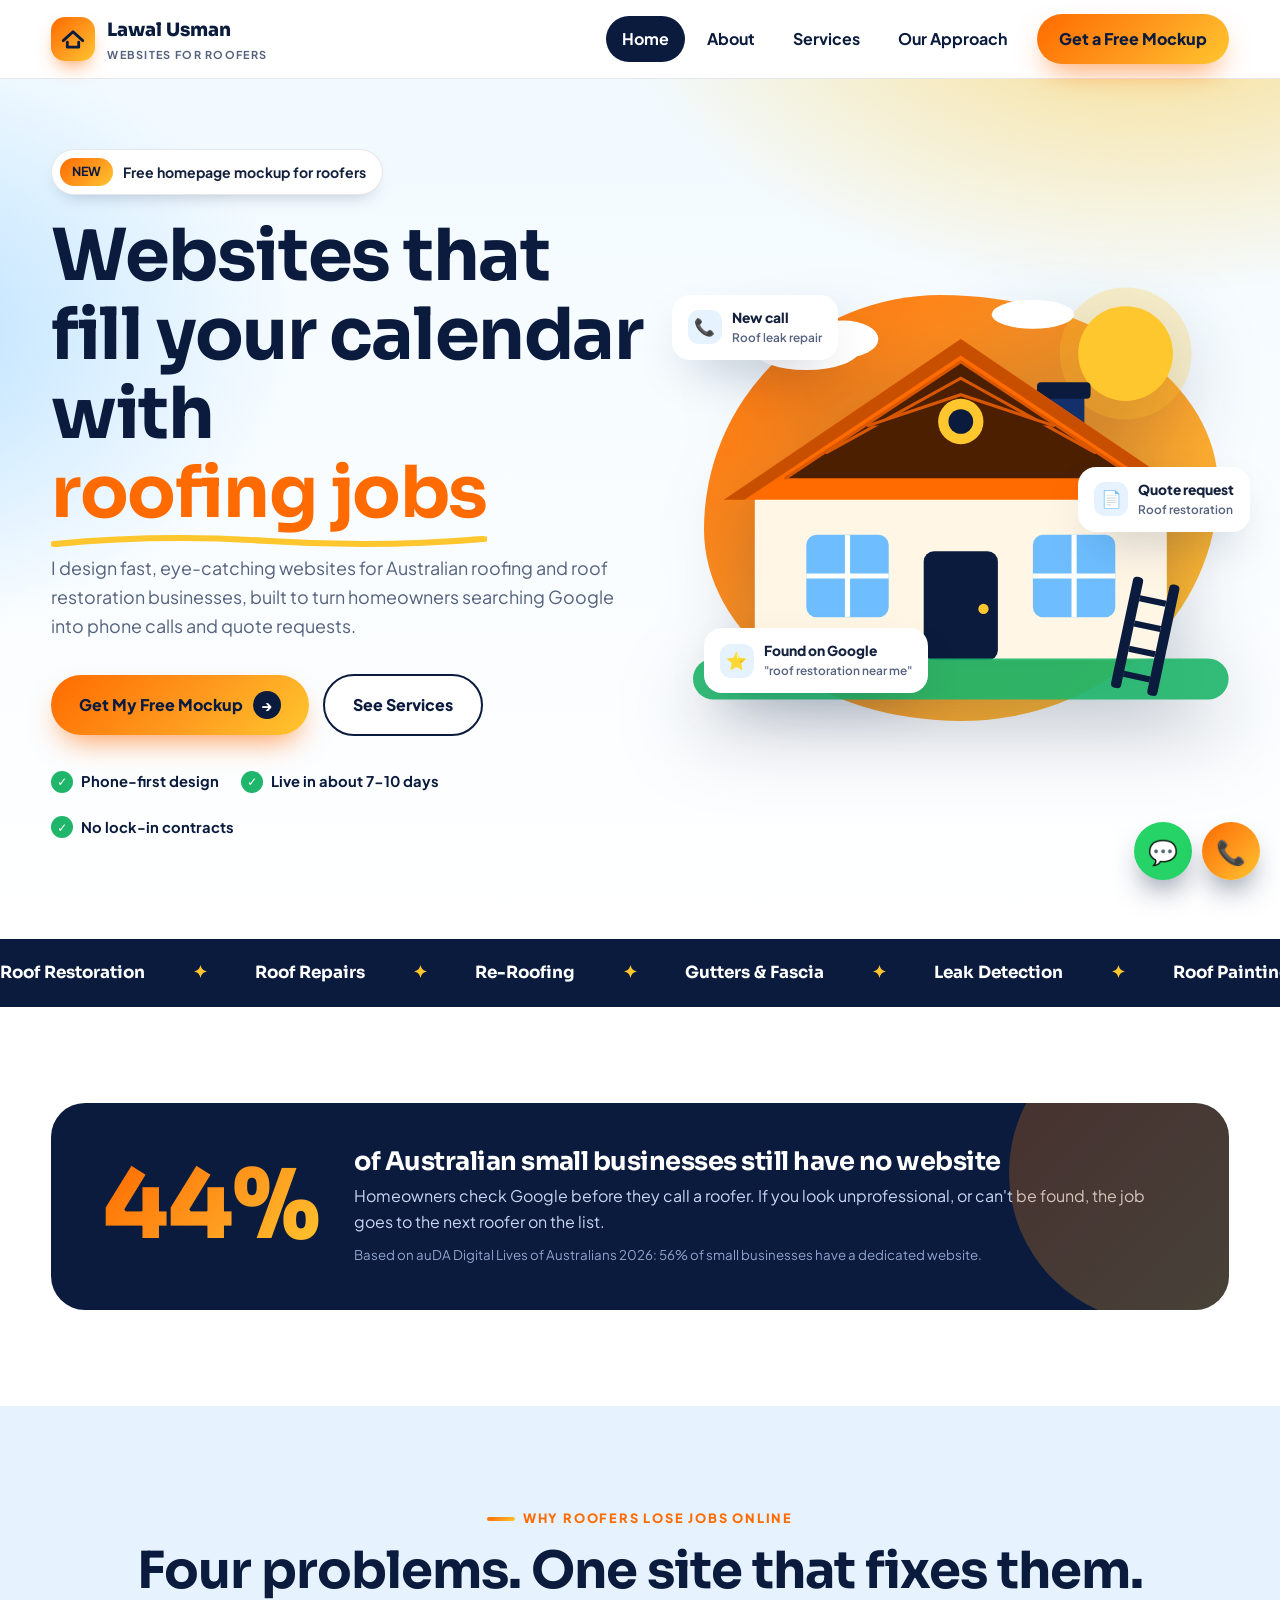
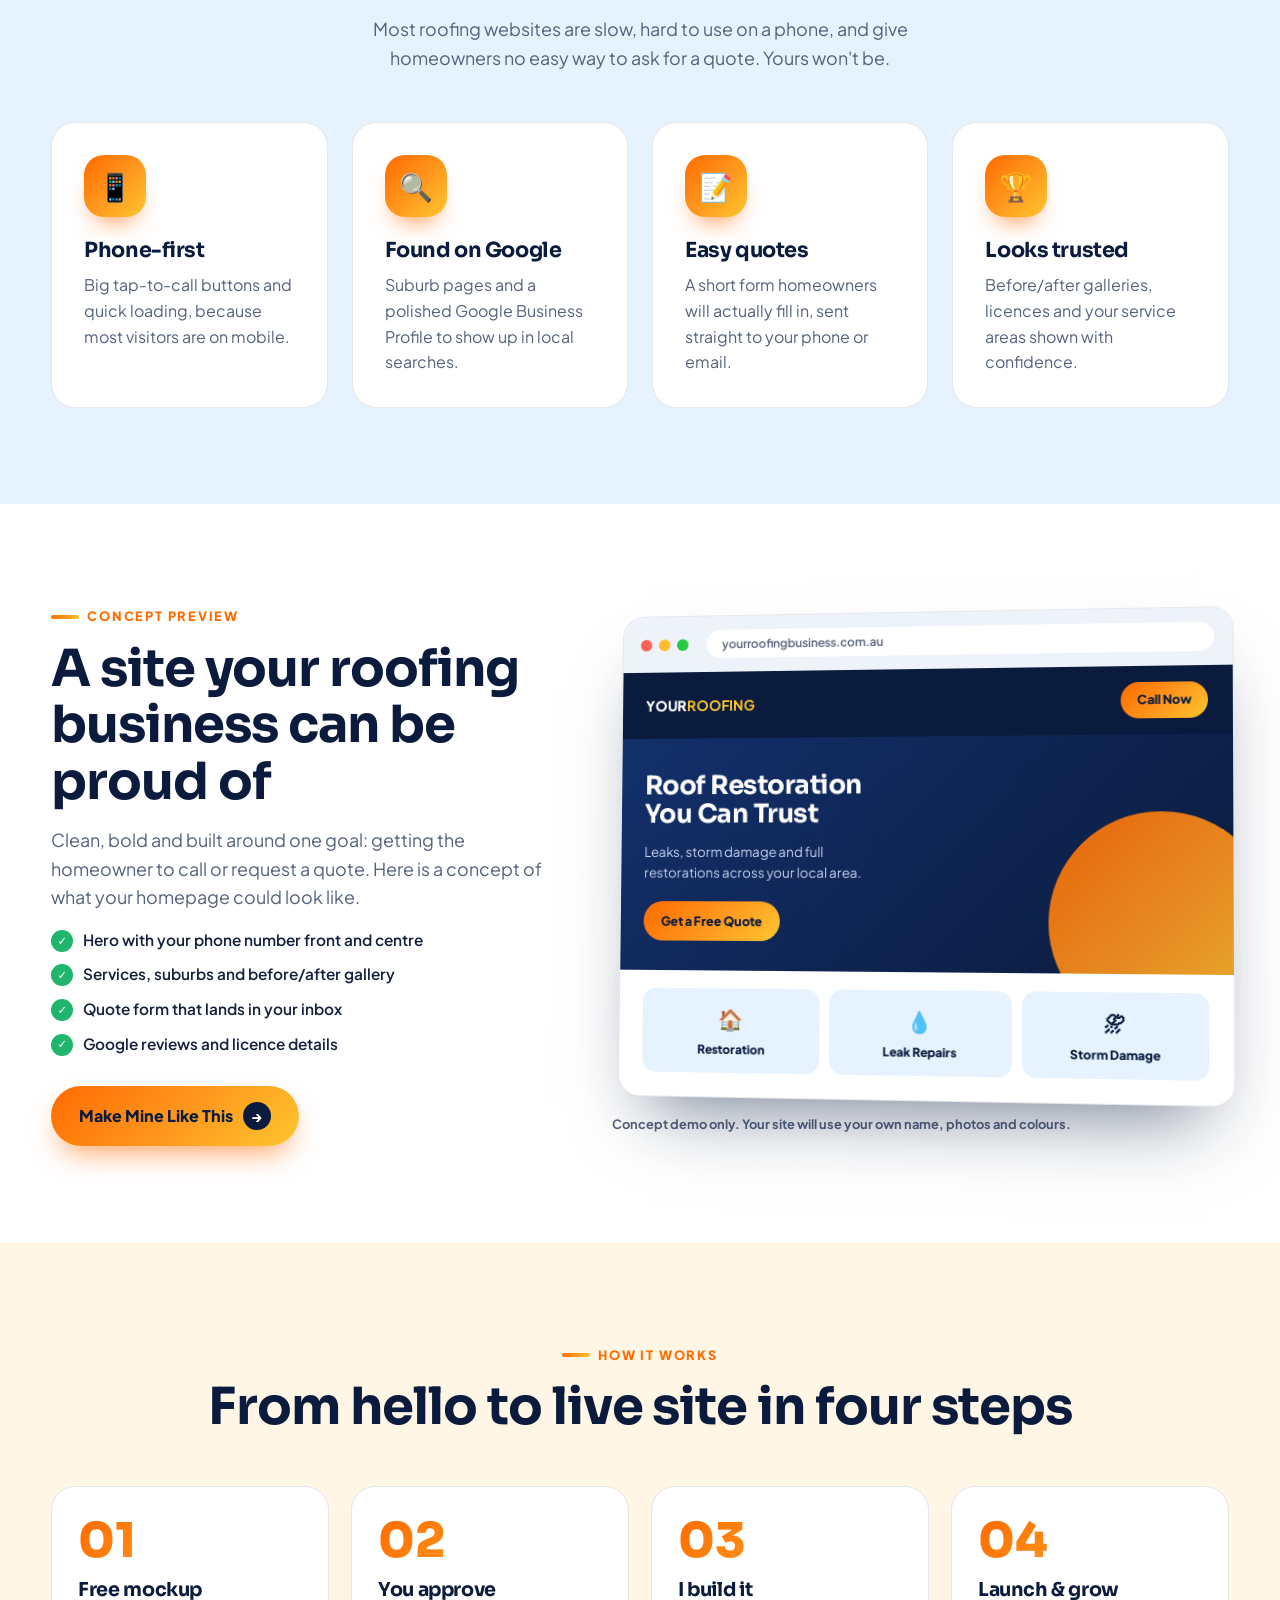
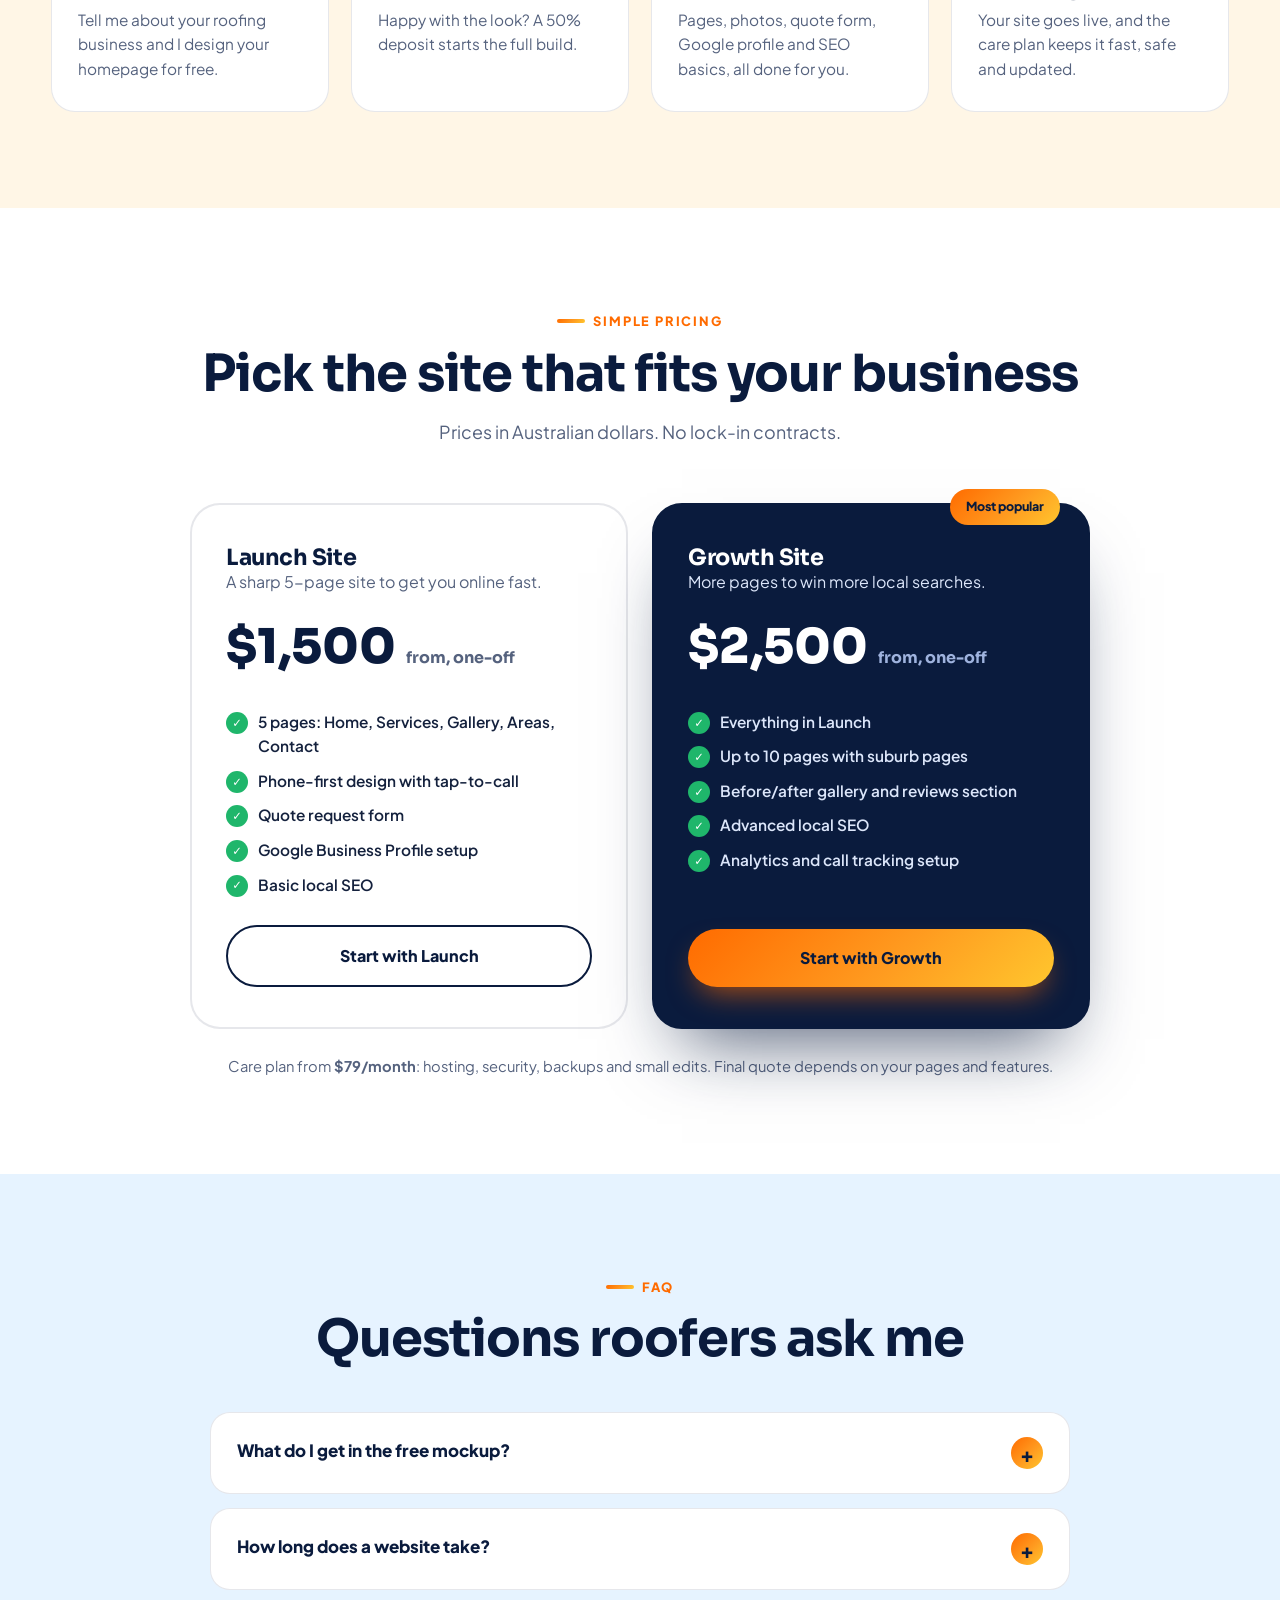
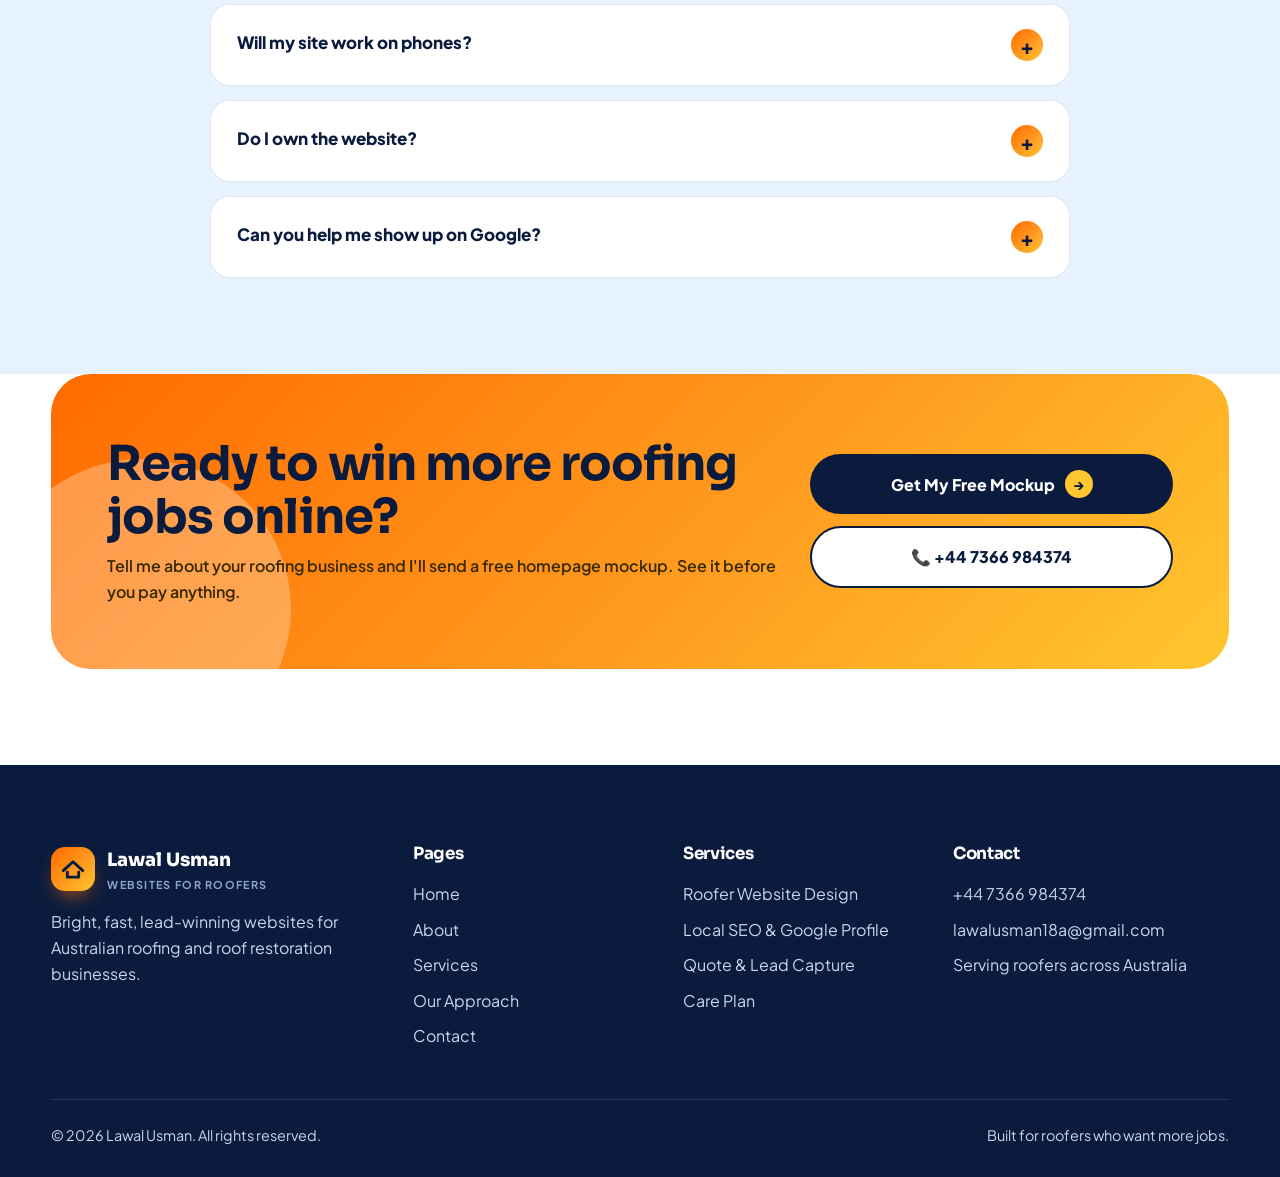
<file: index.html>
<!DOCTYPE html>
<html lang="en">
<head>
<meta charset="utf-8">
<meta name="viewport" content="width=device-width,initial-scale=1">
<title>Lawal Usman | Website Design for Roofers & Roof Restoration in Australia</title>
<meta name="description" content="Bright, fast websites that get Australian roofing and roof restoration businesses more quote requests. Free homepage mockup.">
<meta property="og:title" content="Lawal Usman | Website Design for Roofers & Roof Restoration in Australia">
<meta property="og:description" content="Bright, fast websites that get Australian roofing and roof restoration businesses more quote requests. Free homepage mockup.">
<meta property="og:type" content="website">
<meta name="theme-color" content="#FF6B00">
<link rel="icon" href="data:image/svg+xml,%3Csvg xmlns='http://www.w3.org/2000/svg' viewBox='0 0 64 64'%3E%3Crect width='64' height='64' rx='16' fill='%23FF6B00'/%3E%3Cpath d='M8 36 32 14l24 22' fill='none' stroke='%230A1B3D' stroke-width='7' stroke-linecap='round' stroke-linejoin='round'/%3E%3Cpath d='M18 40v12h28V40' fill='none' stroke='%230A1B3D' stroke-width='7' stroke-linecap='round' stroke-linejoin='round'/%3E%3C/svg%3E">
<link rel="preconnect" href="https://fonts.googleapis.com">
<link rel="preconnect" href="https://fonts.gstatic.com" crossorigin>
<link href="https://fonts.googleapis.com/css2?family=Plus+Jakarta+Sans:wght@500;600;700;800&family=Sora:wght@700;800&display=swap" rel="stylesheet">
<link rel="stylesheet" href="style.css">
</head>
<body>
<header class="site"><div class="container nav">
  <a class="logo" href="index.html" aria-label="Lawal Usman home"><span class="mark"><svg width="26" height="26" viewBox="0 0 64 64" fill="none" stroke="#0A1B3D" stroke-width="7" stroke-linecap="round" stroke-linejoin="round"><path d="M8 36 32 14l24 22"/><path d="M18 40v12h28V40"/></svg></span><span>Lawal Usman<small>Websites for Roofers</small></span></a>
  <nav class="menu" aria-label="Main"><a class="l on" href="index.html">Home</a><a class="l" href="about.html">About</a><a class="l" href="services.html">Services</a><a class="l" href="approach.html">Our Approach</a><a class="btn btn-primary" style="margin-left:8px;padding:12px 22px" href="contact.html">Get a Free Mockup</a></nav>
  <button class="burger" aria-label="Menu" aria-expanded="false"><span></span><span></span><span></span></button>
</div></header>

<main>
<section class="hero"><div class="container hero-grid">
  <div>
    <div class="pill rv"><b>NEW</b> Free homepage mockup for roofers</div>
    <h1 class="rv d1">Websites that fill your calendar with <span class="hl">roofing jobs<svg viewBox="0 0 200 14" preserveAspectRatio="none"><path d="M2 10 Q50 0 100 7 T198 5" fill="none" stroke="#FFC62E" stroke-width="6" stroke-linecap="round"/></svg></span></h1>
    <p class="lead rv d2">I design fast, eye-catching websites for Australian roofing and roof restoration businesses, built to turn homeowners searching Google into phone calls and quote requests.</p>
    <div class="cta-row rv d3">
      <a class="btn btn-primary" href="contact.html">Get My Free Mockup <span class="ar">&rarr;</span></a>
      <a class="btn btn-ghost" href="services.html">See Services</a>
    </div>
    <div class="mini-proof rv d3"><span><i>&#10003;</i> Phone-first design</span><span><i>&#10003;</i> Live in about 7-10 days</span><span><i>&#10003;</i> No lock-in contracts</span></div>
  </div>
  <div class="art rv d2"><div class="blob"></div><svg class="scene" viewBox="0 0 520 440" xmlns="http://www.w3.org/2000/svg" role="img" aria-label="Illustration of a house with a bright orange roof">
<circle cx="420" cy="84" r="46" fill="#FFC62E"/><circle cx="420" cy="84" r="64" fill="#FFC62E" opacity=".25"/>
<g fill="#fff"><ellipse cx="110" cy="80" rx="52" ry="20"/><ellipse cx="146" cy="70" rx="34" ry="18"/><ellipse cx="330" cy="46" rx="40" ry="14"/></g>
<rect x="60" y="212" width="400" height="170" rx="10" fill="#FFF6E6"/>
<rect x="340" y="120" width="40" height="70" fill="#13306B"/><rect x="334" y="112" width="52" height="16" rx="4" fill="#0A1B3D"/>
<polygon points="30,226 260,70 490,226" fill="#FF6B00"/>
<polygon points="30,226 260,70 490,226 470,226 260,86 50,226" fill="#C94F00"/>
<g stroke="#C94F00" stroke-width="3" opacity=".7" stroke-linecap="round"><path d="M90 205 260 92 430 205"/><path d="M130 180 260 108 390 180"/><path d="M170 154 260 124 350 154"/></g>
<g fill="#FFC62E"><circle cx="260" cy="150" r="22"/></g><circle cx="260" cy="150" r="12" fill="#0A1B3D"/>
<rect x="110" y="260" width="80" height="80" rx="10" fill="#6EBEFF"/><path d="M150 260v80M110 300h80" stroke="#fff" stroke-width="5"/>
<rect x="330" y="260" width="80" height="80" rx="10" fill="#6EBEFF"/><path d="M370 260v80M330 300h80" stroke="#fff" stroke-width="5"/>
<rect x="224" y="276" width="72" height="106" rx="10" fill="#0A1B3D"/><circle cx="282" cy="332" r="5" fill="#FFC62E"/>
<rect x="0" y="380" width="520" height="40" rx="20" fill="#1FB66B" opacity=".9"/>
<g transform="translate(428 300) rotate(12)"><rect x="0" y="0" width="10" height="110" rx="4" fill="#0A1B3D"/><rect x="36" y="0" width="10" height="110" rx="4" fill="#0A1B3D"/><g stroke="#0A1B3D" stroke-width="6"><path d="M10 20h26M10 45h26M10 70h26M10 95h26"/></g></g>
</svg>
    <div class="float f1"><em>&#128222;</em><div>New call<small>Roof leak repair</small></div></div>
    <div class="float f2"><em>&#128196;</em><div>Quote request<small>Roof restoration</small></div></div>
    <div class="float f3"><em>&#11088;</em><div>Found on Google<small>"roof restoration near me"</small></div></div>
  </div>
</div></section>

<div class="ticker" aria-hidden="true"><div class="track"><span>Roof Restoration</span><span>Roof Repairs</span><span>Re-Roofing</span><span>Gutters &amp; Fascia</span><span>Leak Detection</span><span>Roof Painting</span><span>Storm Damage</span></div></div>

<section><div class="container">
  <div class="stat rv"><div class="big">44%</div><div><h3>of Australian small businesses still have no website</h3><p>Homeowners check Google before they call a roofer. If you look unprofessional, or can't be found, the job goes to the next roofer on the list.</p><small>Based on auDA Digital Lives of Australians 2026: 56% of small businesses have a dedicated website.</small></div></div>
</div></section>

<section class="bgsky"><div class="container">
  <div class="center"><div class="eyebrow">Why roofers lose jobs online</div><h2 class="title">Four problems. One site that fixes them.</h2><p class="lead">Most roofing websites are slow, hard to use on a phone, and give homeowners no easy way to ask for a quote. Yours won't be.</p></div>
  <div class="grid g4" style="margin-top:50px">
    <div class="card rv"><div class="ico">&#128241;</div><h3>Phone-first</h3><p>Big tap-to-call buttons and quick loading, because most visitors are on mobile.</p></div>
    <div class="card rv d1"><div class="ico">&#128269;</div><h3>Found on Google</h3><p>Suburb pages and a polished Google Business Profile to show up in local searches.</p></div>
    <div class="card rv d2"><div class="ico">&#128221;</div><h3>Easy quotes</h3><p>A short form homeowners will actually fill in, sent straight to your phone or email.</p></div>
    <div class="card rv d3"><div class="ico">&#127942;</div><h3>Looks trusted</h3><p>Before/after galleries, licences and your service areas shown with confidence.</p></div>
  </div>
</div></section>

<section><div class="container show">
  <div>
    <div class="eyebrow">Concept preview</div>
    <h2 class="title rv">A site your roofing business can be proud of</h2>
    <p class="lead rv">Clean, bold and built around one goal: getting the homeowner to call or request a quote. Here is a concept of what your homepage could look like.</p>
    <ul class="checks rv"><li>Hero with your phone number front and centre</li><li>Services, suburbs and before/after gallery</li><li>Quote form that lands in your inbox</li><li>Google reviews and licence details</li></ul>
    <a class="btn btn-primary rv" style="margin-top:30px" href="contact.html">Make Mine Like This <span class="ar">&rarr;</span></a>
  </div>
  <div class="rv d1">
    <div class="browser"><div class="bar"><i></i><i></i><i></i><span>yourroofingbusiness.com.au</span></div>
    <div class="mock">
      <div class="mock-nav"><span>YOUR<b>ROOFING</b></span><span class="cta">Call Now</span></div>
      <div class="mock-hero"><h4>Roof Restoration You Can Trust</h4><p>Leaks, storm damage and full restorations across your local area.</p><span class="b">Get a Free Quote</span></div>
      <div class="mock-row"><div><i>&#127968;</i>Restoration</div><div><i>&#128167;</i>Leak Repairs</div><div><i>&#9928;</i>Storm Damage</div></div>
    </div></div>
    <span class="tag">Concept demo only. Your site will use your own name, photos and colours.</span>
  </div>
</div></section>

<section class="bgcream"><div class="container">
  <div class="center"><div class="eyebrow">How it works</div><h2 class="title">From hello to live site in four steps</h2></div>
  <div class="steps" style="margin-top:50px">
    <div class="step rv"><h3>Free mockup</h3><p>Tell me about your roofing business and I design your homepage for free.</p></div>
    <div class="step rv d1"><h3>You approve</h3><p>Happy with the look? A 50% deposit starts the full build.</p></div>
    <div class="step rv d2"><h3>I build it</h3><p>Pages, photos, quote form, Google profile and SEO basics, all done for you.</p></div>
    <div class="step rv d3"><h3>Launch &amp; grow</h3><p>Your site goes live, and the care plan keeps it fast, safe and updated.</p></div>
  </div>
</div></section>

<section><div class="container">
  <div class="center"><div class="eyebrow">Simple pricing</div><h2 class="title">Pick the site that fits your business</h2><p class="lead">Prices in Australian dollars. No lock-in contracts.</p></div>
  <div class="grid g2" style="margin-top:56px;max-width:900px;margin-inline:auto">
    <div class="price rv"><h3>Launch Site</h3><p style="color:var(--muted)">A sharp 5-page site to get you online fast.</p><div class="amt">$1,500 <small>from, one-off</small></div>
      <ul class="checks"><li>5 pages: Home, Services, Gallery, Areas, Contact</li><li>Phone-first design with tap-to-call</li><li>Quote request form</li><li>Google Business Profile setup</li><li>Basic local SEO</li></ul><a class="btn btn-ghost" href="contact.html">Start with Launch</a></div>
    <div class="price hot rv d1"><span class="ribbon">Most popular</span><h3>Growth Site</h3><p>More pages to win more local searches.</p><div class="amt">$2,500 <small>from, one-off</small></div>
      <ul class="checks"><li>Everything in Launch</li><li>Up to 10 pages with suburb pages</li><li>Before/after gallery and reviews section</li><li>Advanced local SEO</li><li>Analytics and call tracking setup</li></ul><a class="btn btn-primary" href="contact.html">Start with Growth</a></div>
  </div>
  <p class="note center">Care plan from <b>$79/month</b>: hosting, security, backups and small edits. Final quote depends on your pages and features.</p>
</div></section>

<section class="bgsky"><div class="container"><div class="center"><div class="eyebrow">FAQ</div><h2 class="title">Questions roofers ask me</h2></div><div class="faq">
<details class="rv"><summary>What do I get in the free mockup?</summary><p>A designed homepage for your roofing business, with your name, services and colours. You see exactly how your site would look and can decide with no pressure.</p></details>
<details class="rv"><summary>How long does a website take?</summary><p>A typical roofing site launches in about 7 to 10 days once I have your logo, photos and service details.</p></details>
<details class="rv"><summary>Will my site work on phones?</summary><p>Yes. Every site is built phone-first, with tap-to-call buttons and a short quote form, because most homeowners search for roofers on their phone.</p></details>
<details class="rv"><summary>Do I own the website?</summary><p>Yes. Your domain and content belong to you. The monthly care plan covers hosting, security, backups and small updates so you never have to touch the technical side.</p></details>
<details class="rv"><summary>Can you help me show up on Google?</summary><p>Yes. Every package includes setting up your Google Business Profile and local search basics: suburb pages, page titles and fast loading.</p></details>
</div></div></section>
<section style="padding-top:0"><div class="container"><div class="cta-band rv">
  <div><h2>Ready to win more roofing jobs online?</h2><p>Tell me about your roofing business and I'll send a free homepage mockup. See it before you pay anything.</p></div>
  <div class="btns"><a class="btn btn-dark" href="contact.html">Get My Free Mockup <span class="ar" style="background:var(--sun);color:var(--navy)">&rarr;</span></a><a class="btn btn-ghost" href="tel:+447366984374">&#128222; +44 7366 984374</a></div>
</div></div></section>

</main>
<footer class="site"><div class="container">
  <div class="fgrid">
    <div><a class="logo" href="index.html"><span class="mark"><svg width="26" height="26" viewBox="0 0 64 64" fill="none" stroke="#0A1B3D" stroke-width="7" stroke-linecap="round" stroke-linejoin="round"><path d="M8 36 32 14l24 22"/><path d="M18 40v12h28V40"/></svg></span><span>Lawal Usman<small>Websites for Roofers</small></span></a>
    <p>Bright, fast, lead-winning websites for Australian roofing and roof restoration businesses.</p></div>
    <div><h4>Pages</h4><ul><li><a href="index.html">Home</a></li><li><a href="about.html">About</a></li><li><a href="services.html">Services</a></li><li><a href="approach.html">Our Approach</a></li><li><a href="contact.html">Contact</a></li></ul></div>
    <div><h4>Services</h4><ul><li><a href="services.html">Roofer Website Design</a></li><li><a href="services.html">Local SEO &amp; Google Profile</a></li><li><a href="services.html">Quote &amp; Lead Capture</a></li><li><a href="services.html">Care Plan</a></li></ul></div>
    <div><h4>Contact</h4><ul><li><a href="tel:+447366984374">+44 7366 984374</a></li><li><a href="mailto:lawalusman18a@gmail.com">lawalusman18a@gmail.com</a></li><li>Serving roofers across Australia</li></ul></div>
  </div>
  <div class="fbot"><span>&copy; <span id="yr">2026</span> Lawal Usman. All rights reserved.</span><span>Built for roofers who want more jobs.</span></div>
</div></footer>
<div class="fab"><a class="wa" href="https://wa.me/447366984374" aria-label="WhatsApp" target="_blank" rel="noopener">&#128172;</a><a class="ph" href="tel:+447366984374" aria-label="Call">&#128222;</a></div>
<script src="script.js"></script>
</body>
</html>
</file>
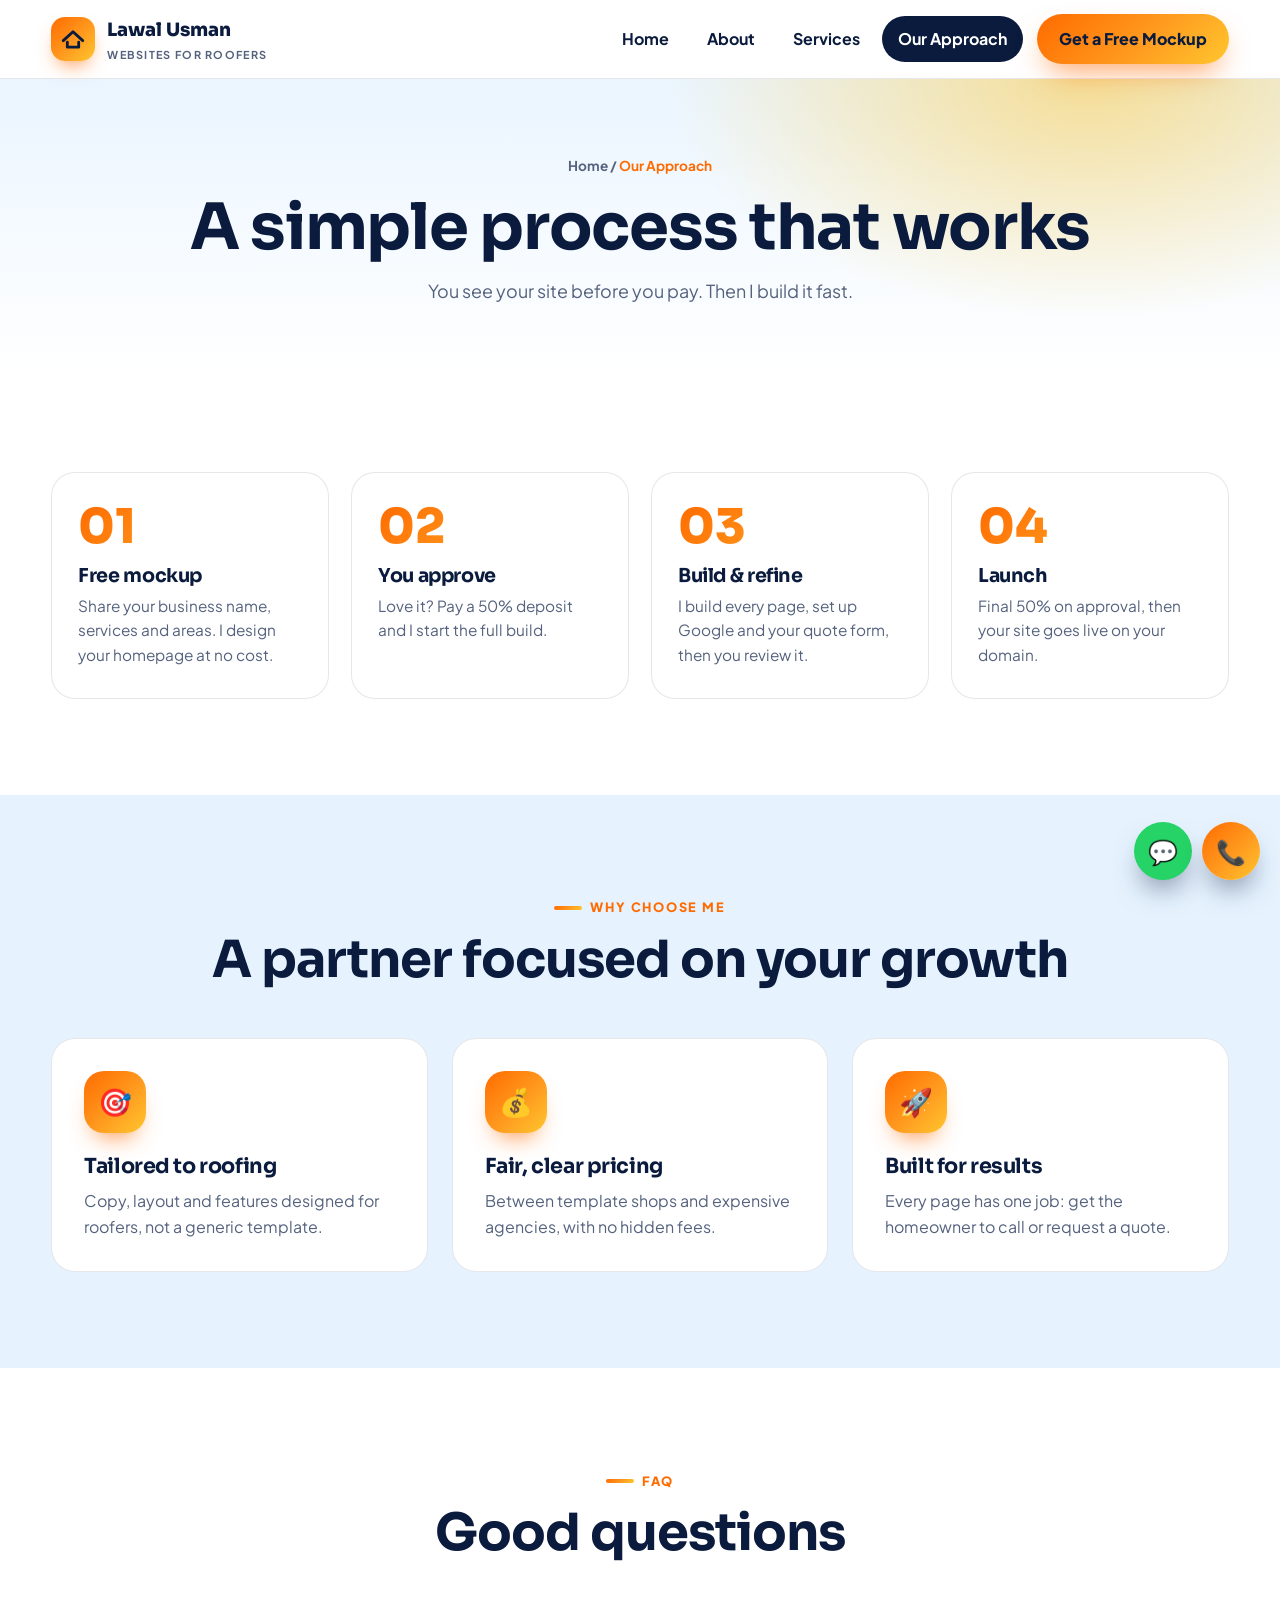
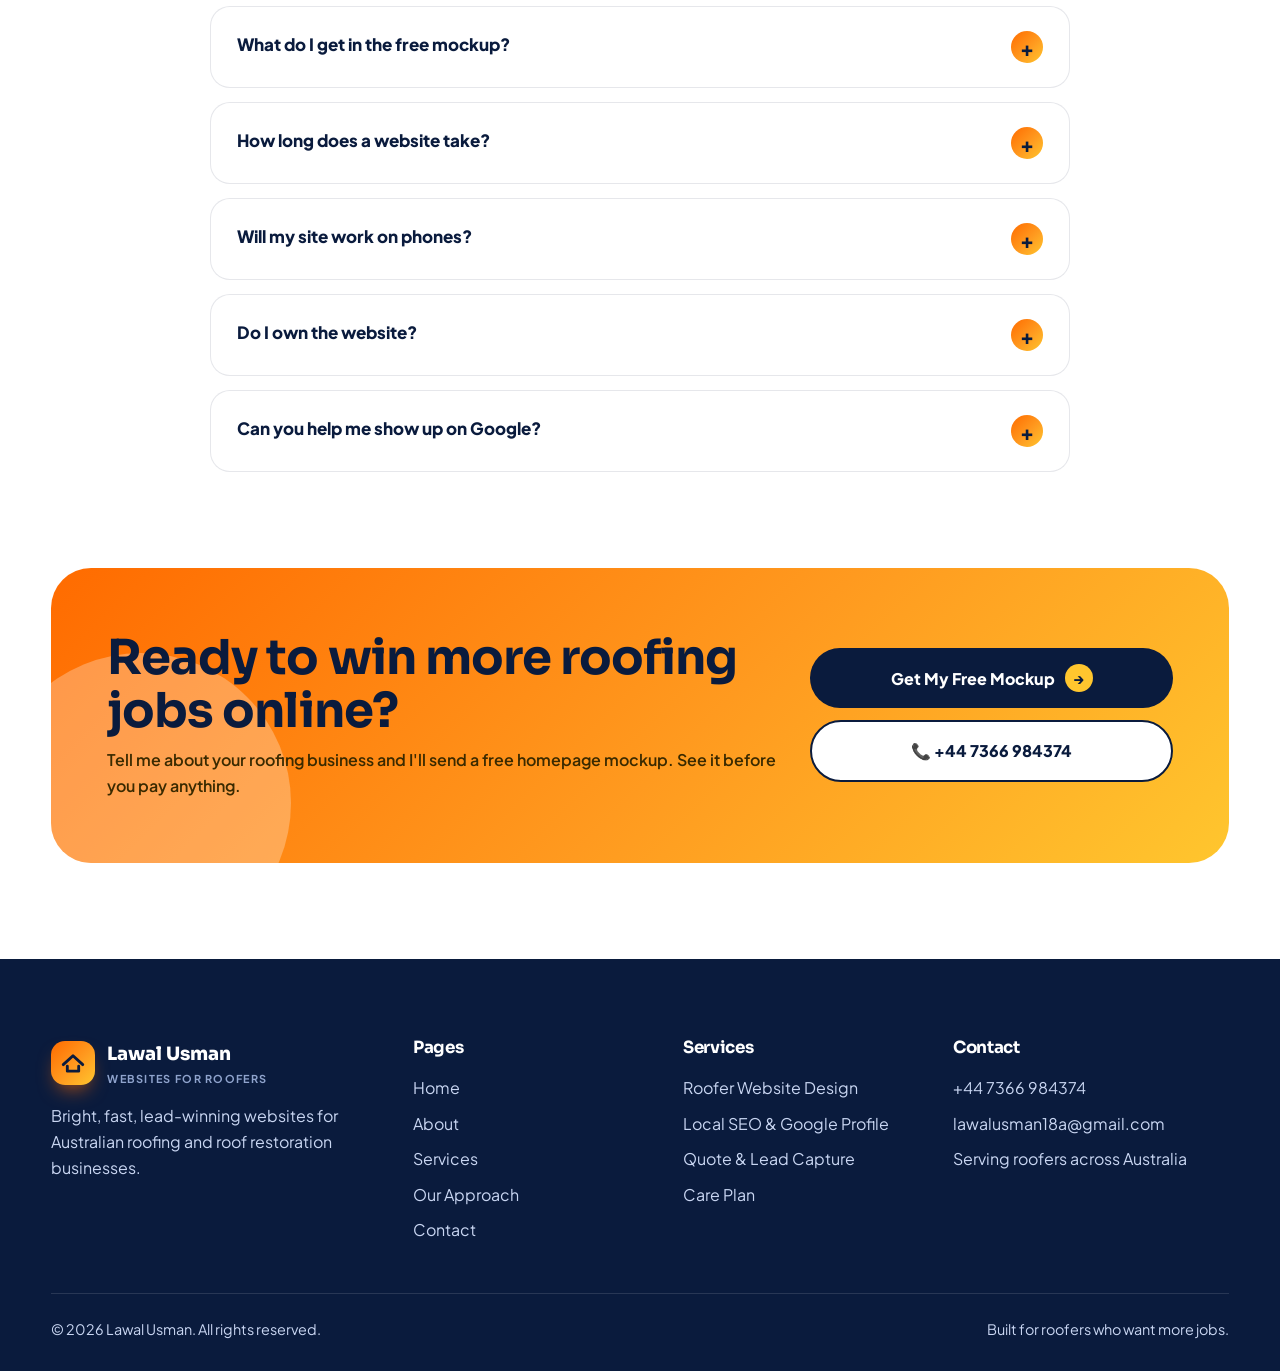
<file: approach.html>
<!DOCTYPE html>
<html lang="en">
<head>
<meta charset="utf-8">
<meta name="viewport" content="width=device-width,initial-scale=1">
<title>Our Approach | How I Build Roofer Websites | Lawal Usman</title>
<meta name="description" content="A simple, transparent process: free mockup, approval, build and launch. Plus clear pricing for roofing websites.">
<meta property="og:title" content="Our Approach | How I Build Roofer Websites | Lawal Usman">
<meta property="og:description" content="A simple, transparent process: free mockup, approval, build and launch. Plus clear pricing for roofing websites.">
<meta property="og:type" content="website">
<meta name="theme-color" content="#FF6B00">
<link rel="icon" href="data:image/svg+xml,%3Csvg xmlns='http://www.w3.org/2000/svg' viewBox='0 0 64 64'%3E%3Crect width='64' height='64' rx='16' fill='%23FF6B00'/%3E%3Cpath d='M8 36 32 14l24 22' fill='none' stroke='%230A1B3D' stroke-width='7' stroke-linecap='round' stroke-linejoin='round'/%3E%3Cpath d='M18 40v12h28V40' fill='none' stroke='%230A1B3D' stroke-width='7' stroke-linecap='round' stroke-linejoin='round'/%3E%3C/svg%3E">
<link rel="preconnect" href="https://fonts.googleapis.com">
<link rel="preconnect" href="https://fonts.gstatic.com" crossorigin>
<link href="https://fonts.googleapis.com/css2?family=Plus+Jakarta+Sans:wght@500;600;700;800&family=Sora:wght@700;800&display=swap" rel="stylesheet">
<link rel="stylesheet" href="style.css">
</head>
<body>
<header class="site"><div class="container nav">
  <a class="logo" href="index.html" aria-label="Lawal Usman home"><span class="mark"><svg width="26" height="26" viewBox="0 0 64 64" fill="none" stroke="#0A1B3D" stroke-width="7" stroke-linecap="round" stroke-linejoin="round"><path d="M8 36 32 14l24 22"/><path d="M18 40v12h28V40"/></svg></span><span>Lawal Usman<small>Websites for Roofers</small></span></a>
  <nav class="menu" aria-label="Main"><a class="l" href="index.html">Home</a><a class="l" href="about.html">About</a><a class="l" href="services.html">Services</a><a class="l on" href="approach.html">Our Approach</a><a class="btn btn-primary" style="margin-left:8px;padding:12px 22px" href="contact.html">Get a Free Mockup</a></nav>
  <button class="burger" aria-label="Menu" aria-expanded="false"><span></span><span></span><span></span></button>
</div></header>

<main>
<section class="page-hero"><div class="container"><div class="crumbs">Home / <b>Our Approach</b></div><h1 class="rv">A simple process that works</h1><p class="rv d1">You see your site before you pay. Then I build it fast.</p></div></section>
<section><div class="container">
  <div class="steps">
    <div class="step rv"><h3>Free mockup</h3><p>Share your business name, services and areas. I design your homepage at no cost.</p></div>
    <div class="step rv d1"><h3>You approve</h3><p>Love it? Pay a 50% deposit and I start the full build.</p></div>
    <div class="step rv d2"><h3>Build &amp; refine</h3><p>I build every page, set up Google and your quote form, then you review it.</p></div>
    <div class="step rv d3"><h3>Launch</h3><p>Final 50% on approval, then your site goes live on your domain.</p></div>
  </div>
</div></section>
<section class="bgsky"><div class="container">
  <div class="center"><div class="eyebrow">Why choose me</div><h2 class="title">A partner focused on your growth</h2></div>
  <div class="grid g3" style="margin-top:50px">
    <div class="card rv"><div class="ico">&#127919;</div><h3>Tailored to roofing</h3><p>Copy, layout and features designed for roofers, not a generic template.</p></div>
    <div class="card rv d1"><div class="ico">&#128176;</div><h3>Fair, clear pricing</h3><p>Between template shops and expensive agencies, with no hidden fees.</p></div>
    <div class="card rv d2"><div class="ico">&#128640;</div><h3>Built for results</h3><p>Every page has one job: get the homeowner to call or request a quote.</p></div>
  </div>
</div></section>
<section><div class="container"><div class="center"><div class="eyebrow">FAQ</div><h2 class="title">Good questions</h2></div><div class="faq">
<details class="rv"><summary>What do I get in the free mockup?</summary><p>A designed homepage for your roofing business, with your name, services and colours. You see exactly how your site would look and can decide with no pressure.</p></details>
<details class="rv"><summary>How long does a website take?</summary><p>A typical roofing site launches in about 7 to 10 days once I have your logo, photos and service details.</p></details>
<details class="rv"><summary>Will my site work on phones?</summary><p>Yes. Every site is built phone-first, with tap-to-call buttons and a short quote form, because most homeowners search for roofers on their phone.</p></details>
<details class="rv"><summary>Do I own the website?</summary><p>Yes. Your domain and content belong to you. The monthly care plan covers hosting, security, backups and small updates so you never have to touch the technical side.</p></details>
<details class="rv"><summary>Can you help me show up on Google?</summary><p>Yes. Every package includes setting up your Google Business Profile and local search basics: suburb pages, page titles and fast loading.</p></details>
</div></div></section>
<section style="padding-top:0"><div class="container"><div class="cta-band rv">
  <div><h2>Ready to win more roofing jobs online?</h2><p>Tell me about your roofing business and I'll send a free homepage mockup. See it before you pay anything.</p></div>
  <div class="btns"><a class="btn btn-dark" href="contact.html">Get My Free Mockup <span class="ar" style="background:var(--sun);color:var(--navy)">&rarr;</span></a><a class="btn btn-ghost" href="tel:+447366984374">&#128222; +44 7366 984374</a></div>
</div></div></section>

</main>
<footer class="site"><div class="container">
  <div class="fgrid">
    <div><a class="logo" href="index.html"><span class="mark"><svg width="26" height="26" viewBox="0 0 64 64" fill="none" stroke="#0A1B3D" stroke-width="7" stroke-linecap="round" stroke-linejoin="round"><path d="M8 36 32 14l24 22"/><path d="M18 40v12h28V40"/></svg></span><span>Lawal Usman<small>Websites for Roofers</small></span></a>
    <p>Bright, fast, lead-winning websites for Australian roofing and roof restoration businesses.</p></div>
    <div><h4>Pages</h4><ul><li><a href="index.html">Home</a></li><li><a href="about.html">About</a></li><li><a href="services.html">Services</a></li><li><a href="approach.html">Our Approach</a></li><li><a href="contact.html">Contact</a></li></ul></div>
    <div><h4>Services</h4><ul><li><a href="services.html">Roofer Website Design</a></li><li><a href="services.html">Local SEO &amp; Google Profile</a></li><li><a href="services.html">Quote &amp; Lead Capture</a></li><li><a href="services.html">Care Plan</a></li></ul></div>
    <div><h4>Contact</h4><ul><li><a href="tel:+447366984374">+44 7366 984374</a></li><li><a href="mailto:lawalusman18a@gmail.com">lawalusman18a@gmail.com</a></li><li>Serving roofers across Australia</li></ul></div>
  </div>
  <div class="fbot"><span>&copy; <span id="yr">2026</span> Lawal Usman. All rights reserved.</span><span>Built for roofers who want more jobs.</span></div>
</div></footer>
<div class="fab"><a class="wa" href="https://wa.me/447366984374" aria-label="WhatsApp" target="_blank" rel="noopener">&#128172;</a><a class="ph" href="tel:+447366984374" aria-label="Call">&#128222;</a></div>
<script src="script.js"></script>
</body>
</html>
</file>
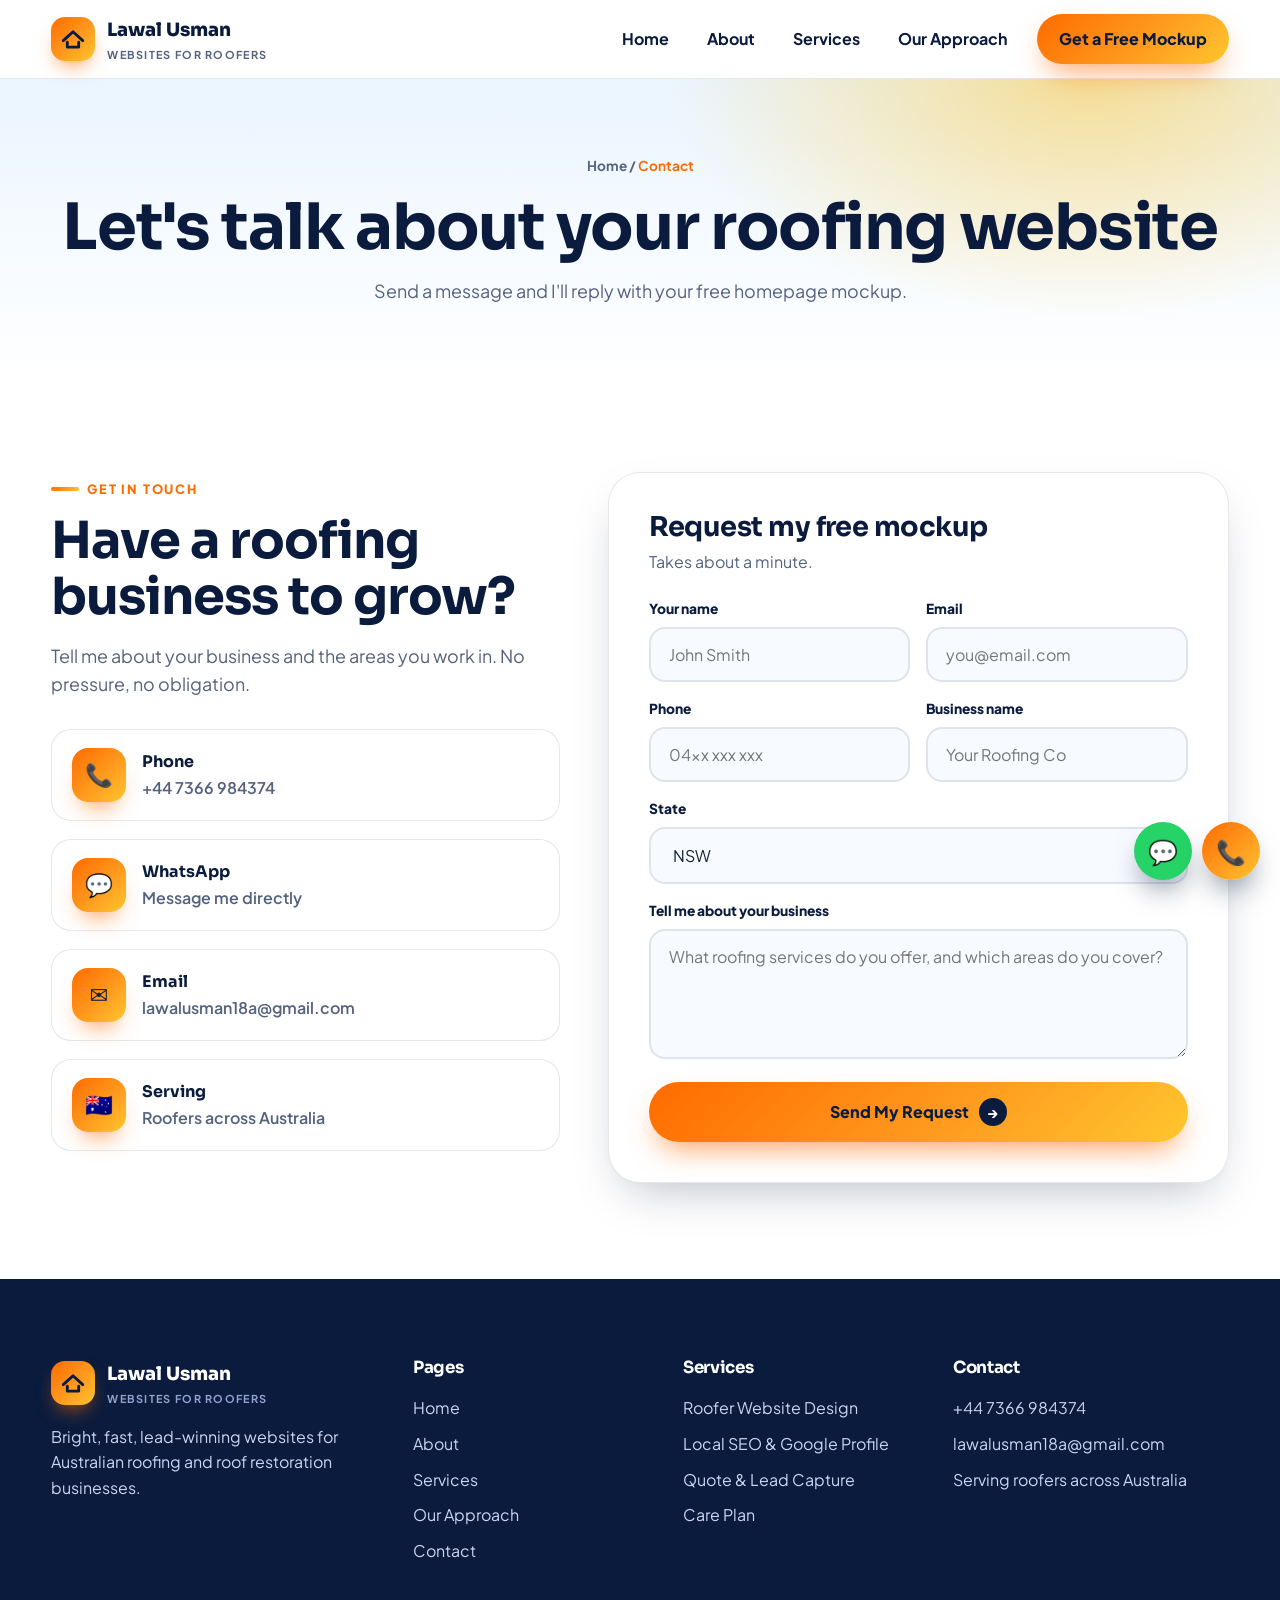
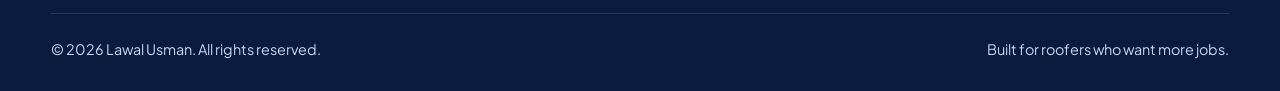
<file: contact.html>
<!DOCTYPE html>
<html lang="en">
<head>
<meta charset="utf-8">
<meta name="viewport" content="width=device-width,initial-scale=1">
<title>Contact Lawal Usman | Free Mockup for Your Roofing Website</title>
<meta name="description" content="Request a free homepage mockup for your roofing or roof restoration business.">
<meta property="og:title" content="Contact Lawal Usman | Free Mockup for Your Roofing Website">
<meta property="og:description" content="Request a free homepage mockup for your roofing or roof restoration business.">
<meta property="og:type" content="website">
<meta name="theme-color" content="#FF6B00">
<link rel="icon" href="data:image/svg+xml,%3Csvg xmlns='http://www.w3.org/2000/svg' viewBox='0 0 64 64'%3E%3Crect width='64' height='64' rx='16' fill='%23FF6B00'/%3E%3Cpath d='M8 36 32 14l24 22' fill='none' stroke='%230A1B3D' stroke-width='7' stroke-linecap='round' stroke-linejoin='round'/%3E%3Cpath d='M18 40v12h28V40' fill='none' stroke='%230A1B3D' stroke-width='7' stroke-linecap='round' stroke-linejoin='round'/%3E%3C/svg%3E">
<link rel="preconnect" href="https://fonts.googleapis.com">
<link rel="preconnect" href="https://fonts.gstatic.com" crossorigin>
<link href="https://fonts.googleapis.com/css2?family=Plus+Jakarta+Sans:wght@500;600;700;800&family=Sora:wght@700;800&display=swap" rel="stylesheet">
<link rel="stylesheet" href="style.css">
</head>
<body>
<header class="site"><div class="container nav">
  <a class="logo" href="index.html" aria-label="Lawal Usman home"><span class="mark"><svg width="26" height="26" viewBox="0 0 64 64" fill="none" stroke="#0A1B3D" stroke-width="7" stroke-linecap="round" stroke-linejoin="round"><path d="M8 36 32 14l24 22"/><path d="M18 40v12h28V40"/></svg></span><span>Lawal Usman<small>Websites for Roofers</small></span></a>
  <nav class="menu" aria-label="Main"><a class="l" href="index.html">Home</a><a class="l" href="about.html">About</a><a class="l" href="services.html">Services</a><a class="l" href="approach.html">Our Approach</a><a class="btn btn-primary" style="margin-left:8px;padding:12px 22px" href="contact.html">Get a Free Mockup</a></nav>
  <button class="burger" aria-label="Menu" aria-expanded="false"><span></span><span></span><span></span></button>
</div></header>

<main>
<section class="page-hero"><div class="container"><div class="crumbs">Home / <b>Contact</b></div><h1 class="rv">Let's talk about your roofing website</h1><p class="rv d1">Send a message and I'll reply with your free homepage mockup.</p></div></section>
<section><div class="container contact">
  <div class="rv"><div class="eyebrow">Get in touch</div><h2 class="title">Have a roofing business to grow?</h2><p class="lead">Tell me about your business and the areas you work in. No pressure, no obligation.</p>
    <div class="cinfo">
      <a class="crow" href="tel:+447366984374"><div class="ico">&#128222;</div><div><b>Phone</b><span>+44 7366 984374</span></div></a>
      <a class="crow" href="https://wa.me/447366984374" target="_blank" rel="noopener"><div class="ico">&#128172;</div><div><b>WhatsApp</b><span>Message me directly</span></div></a>
      <a class="crow" href="mailto:lawalusman18a@gmail.com"><div class="ico">&#9993;</div><div><b>Email</b><span>lawalusman18a@gmail.com</span></div></a>
      <div class="crow"><div class="ico">&#127462;&#127482;</div><div><b>Serving</b><span>Roofers across Australia</span></div></div>
    </div></div>
  <form class="form rv d1" name="roofer-enquiry" method="POST" action="thanks.html" data-netlify="true" netlify-honeypot="bot-field">
    <input type="hidden" name="form-name" value="roofer-enquiry">
    <p class="hp"><label>Don't fill this out: <input name="bot-field"></label></p>
    <h3>Request my free mockup</h3><p>Takes about a minute.</p>
    <div class="f2c"><div class="fld"><label for="n">Your name</label><input id="n" name="name" required placeholder="John Smith"></div><div class="fld"><label for="e">Email</label><input id="e" type="email" name="email" required placeholder="you@email.com"></div></div>
    <div class="f2c"><div class="fld"><label for="p">Phone</label><input id="p" name="phone" placeholder="04xx xxx xxx"></div><div class="fld"><label for="b">Business name</label><input id="b" name="business" placeholder="Your Roofing Co"></div></div>
    <div class="fld"><label for="s">State</label><select id="s" name="state"><option>NSW</option><option>VIC</option><option>QLD</option><option>WA</option><option>SA</option><option>TAS</option><option>ACT</option><option>NT</option></select></div>
    <div class="fld"><label for="m">Tell me about your business</label><textarea id="m" name="message" placeholder="What roofing services do you offer, and which areas do you cover?"></textarea></div>
    <button class="btn btn-primary" type="submit">Send My Request <span class="ar">&rarr;</span></button>
  </form>
</div></section>
</main>
<footer class="site"><div class="container">
  <div class="fgrid">
    <div><a class="logo" href="index.html"><span class="mark"><svg width="26" height="26" viewBox="0 0 64 64" fill="none" stroke="#0A1B3D" stroke-width="7" stroke-linecap="round" stroke-linejoin="round"><path d="M8 36 32 14l24 22"/><path d="M18 40v12h28V40"/></svg></span><span>Lawal Usman<small>Websites for Roofers</small></span></a>
    <p>Bright, fast, lead-winning websites for Australian roofing and roof restoration businesses.</p></div>
    <div><h4>Pages</h4><ul><li><a href="index.html">Home</a></li><li><a href="about.html">About</a></li><li><a href="services.html">Services</a></li><li><a href="approach.html">Our Approach</a></li><li><a href="contact.html">Contact</a></li></ul></div>
    <div><h4>Services</h4><ul><li><a href="services.html">Roofer Website Design</a></li><li><a href="services.html">Local SEO &amp; Google Profile</a></li><li><a href="services.html">Quote &amp; Lead Capture</a></li><li><a href="services.html">Care Plan</a></li></ul></div>
    <div><h4>Contact</h4><ul><li><a href="tel:+447366984374">+44 7366 984374</a></li><li><a href="mailto:lawalusman18a@gmail.com">lawalusman18a@gmail.com</a></li><li>Serving roofers across Australia</li></ul></div>
  </div>
  <div class="fbot"><span>&copy; <span id="yr">2026</span> Lawal Usman. All rights reserved.</span><span>Built for roofers who want more jobs.</span></div>
</div></footer>
<div class="fab"><a class="wa" href="https://wa.me/447366984374" aria-label="WhatsApp" target="_blank" rel="noopener">&#128172;</a><a class="ph" href="tel:+447366984374" aria-label="Call">&#128222;</a></div>
<script src="script.js"></script>
</body>
</html>
</file>
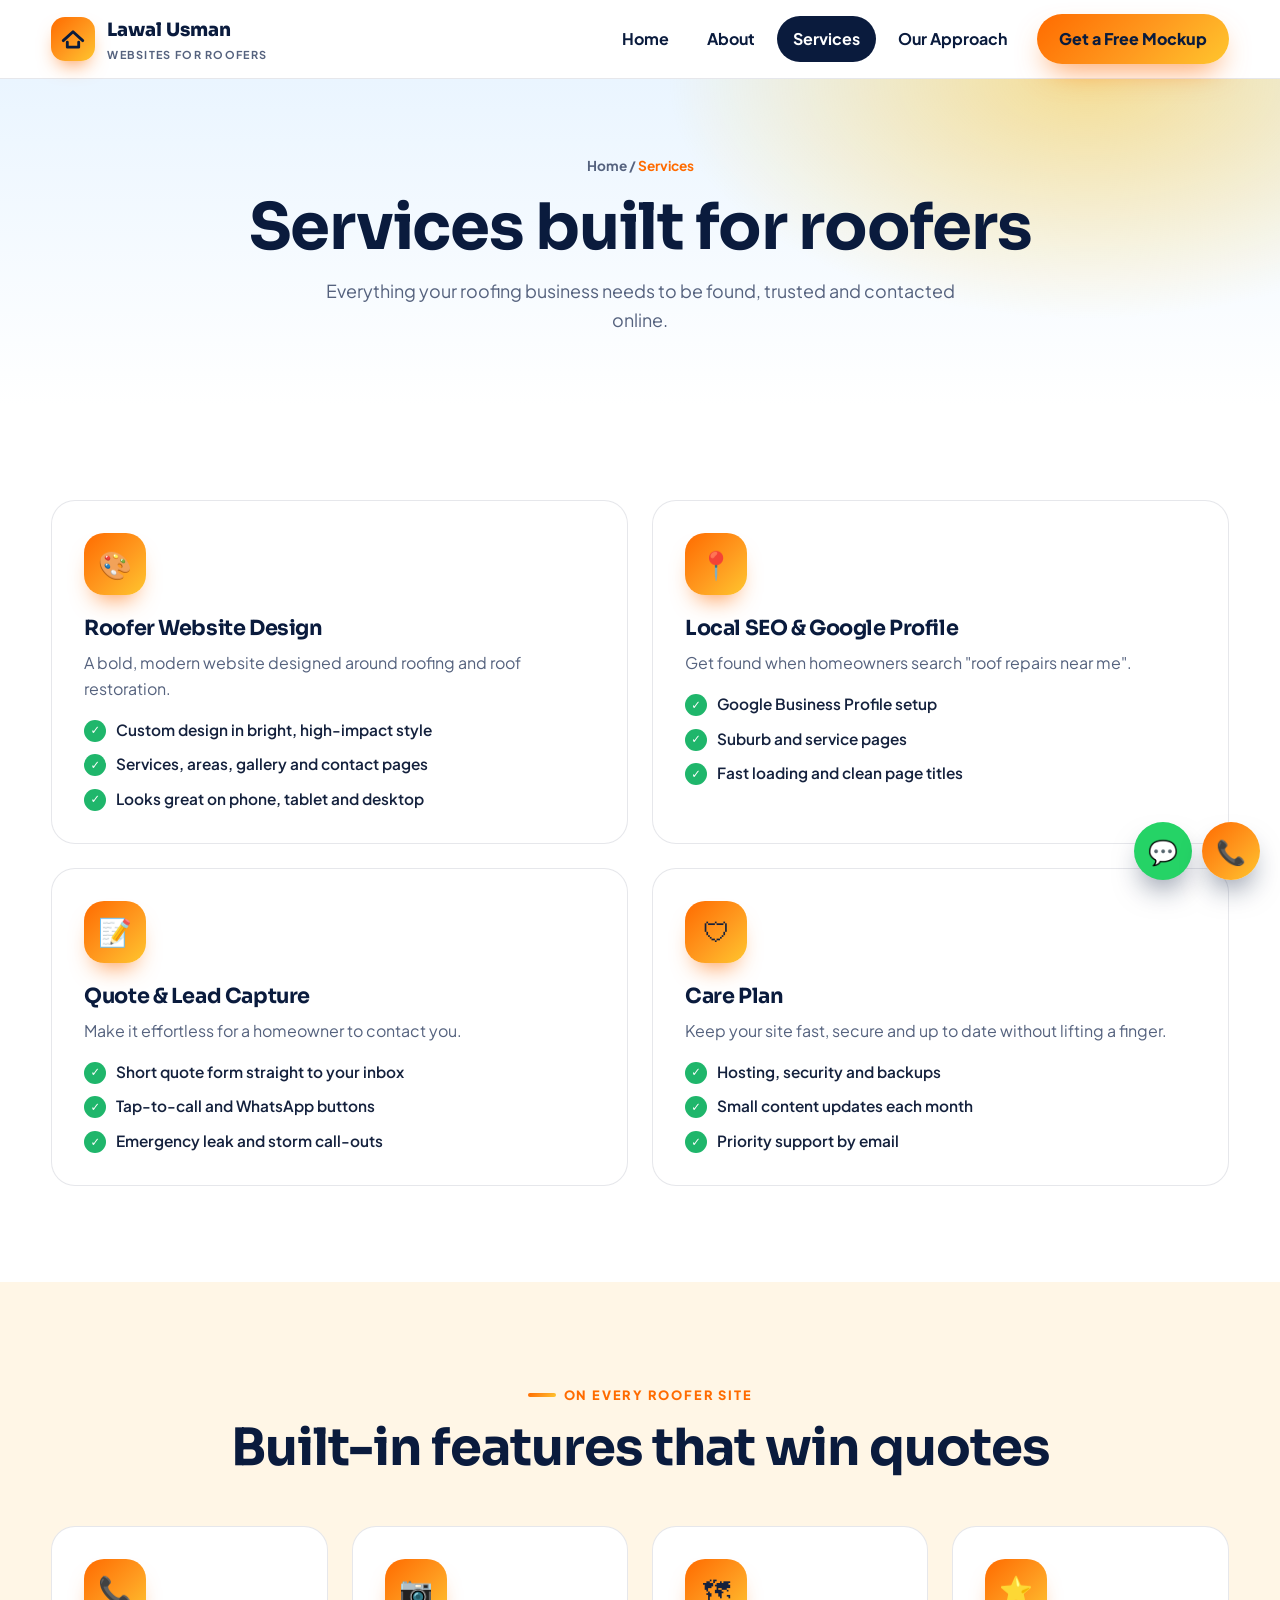
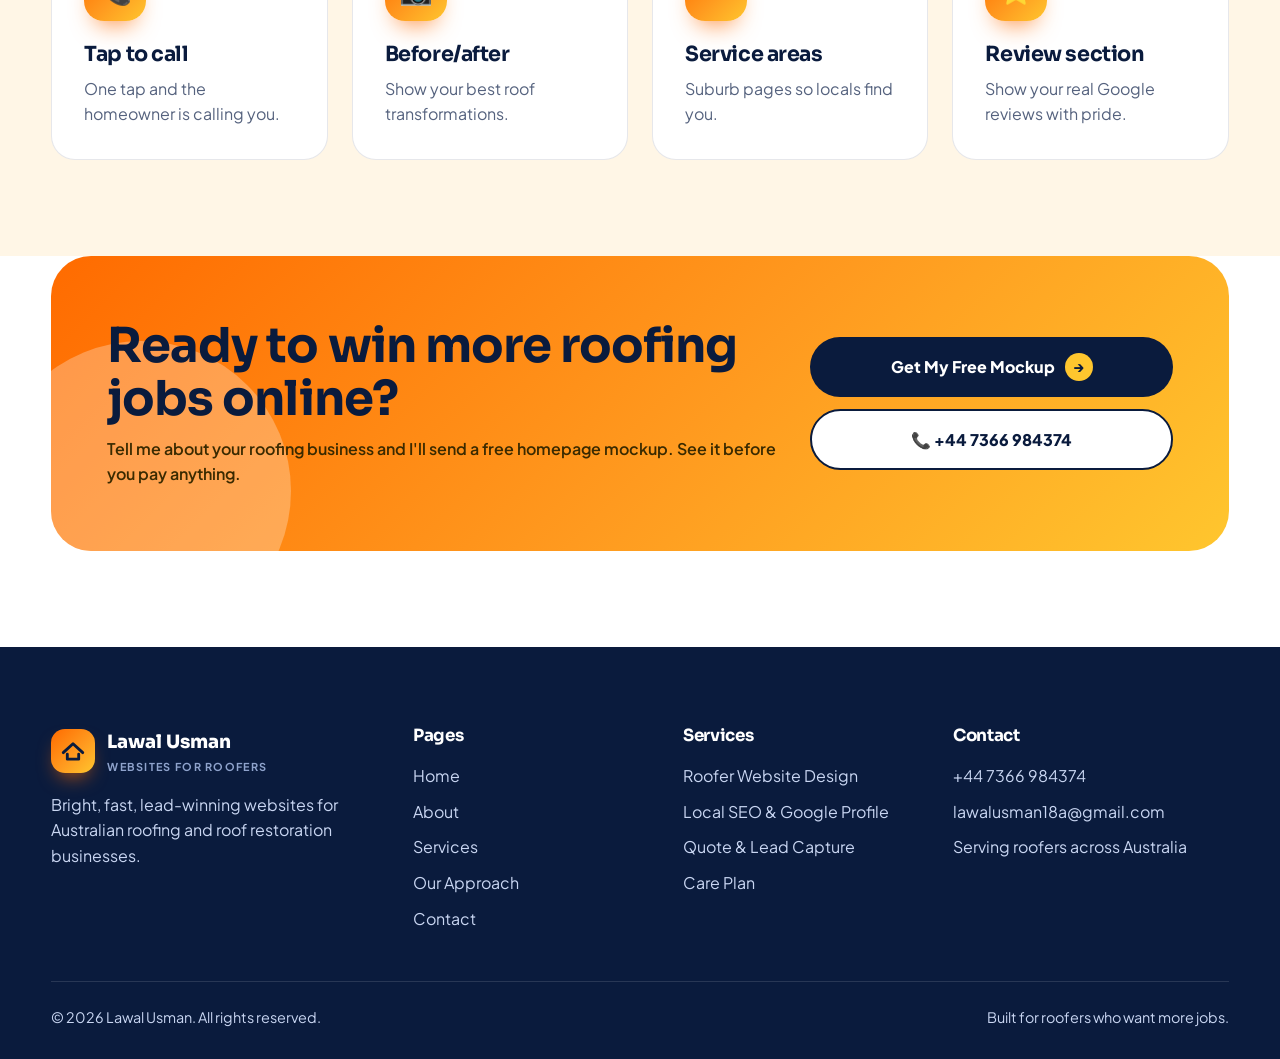
<file: services.html>
<!DOCTYPE html>
<html lang="en">
<head>
<meta charset="utf-8">
<meta name="viewport" content="width=device-width,initial-scale=1">
<title>Services | Roofer Website Design, SEO & Lead Capture | Lawal Usman</title>
<meta name="description" content="Website design, local SEO, quote forms and care plans built for Australian roofing businesses.">
<meta property="og:title" content="Services | Roofer Website Design, SEO & Lead Capture | Lawal Usman">
<meta property="og:description" content="Website design, local SEO, quote forms and care plans built for Australian roofing businesses.">
<meta property="og:type" content="website">
<meta name="theme-color" content="#FF6B00">
<link rel="icon" href="data:image/svg+xml,%3Csvg xmlns='http://www.w3.org/2000/svg' viewBox='0 0 64 64'%3E%3Crect width='64' height='64' rx='16' fill='%23FF6B00'/%3E%3Cpath d='M8 36 32 14l24 22' fill='none' stroke='%230A1B3D' stroke-width='7' stroke-linecap='round' stroke-linejoin='round'/%3E%3Cpath d='M18 40v12h28V40' fill='none' stroke='%230A1B3D' stroke-width='7' stroke-linecap='round' stroke-linejoin='round'/%3E%3C/svg%3E">
<link rel="preconnect" href="https://fonts.googleapis.com">
<link rel="preconnect" href="https://fonts.gstatic.com" crossorigin>
<link href="https://fonts.googleapis.com/css2?family=Plus+Jakarta+Sans:wght@500;600;700;800&family=Sora:wght@700;800&display=swap" rel="stylesheet">
<link rel="stylesheet" href="style.css">
</head>
<body>
<header class="site"><div class="container nav">
  <a class="logo" href="index.html" aria-label="Lawal Usman home"><span class="mark"><svg width="26" height="26" viewBox="0 0 64 64" fill="none" stroke="#0A1B3D" stroke-width="7" stroke-linecap="round" stroke-linejoin="round"><path d="M8 36 32 14l24 22"/><path d="M18 40v12h28V40"/></svg></span><span>Lawal Usman<small>Websites for Roofers</small></span></a>
  <nav class="menu" aria-label="Main"><a class="l" href="index.html">Home</a><a class="l" href="about.html">About</a><a class="l on" href="services.html">Services</a><a class="l" href="approach.html">Our Approach</a><a class="btn btn-primary" style="margin-left:8px;padding:12px 22px" href="contact.html">Get a Free Mockup</a></nav>
  <button class="burger" aria-label="Menu" aria-expanded="false"><span></span><span></span><span></span></button>
</div></header>

<main>
<section class="page-hero"><div class="container"><div class="crumbs">Home / <b>Services</b></div><h1 class="rv">Services built for roofers</h1><p class="rv d1">Everything your roofing business needs to be found, trusted and contacted online.</p></div></section>
<section><div class="container"><div class="grid g2">
  <div class="card rv"><div class="ico">&#127912;</div><h3>Roofer Website Design</h3><p>A bold, modern website designed around roofing and roof restoration.</p><ul class="checks"><li>Custom design in bright, high-impact style</li><li>Services, areas, gallery and contact pages</li><li>Looks great on phone, tablet and desktop</li></ul></div>
  <div class="card rv d1"><div class="ico">&#128205;</div><h3>Local SEO &amp; Google Profile</h3><p>Get found when homeowners search "roof repairs near me".</p><ul class="checks"><li>Google Business Profile setup</li><li>Suburb and service pages</li><li>Fast loading and clean page titles</li></ul></div>
  <div class="card rv"><div class="ico">&#128221;</div><h3>Quote &amp; Lead Capture</h3><p>Make it effortless for a homeowner to contact you.</p><ul class="checks"><li>Short quote form straight to your inbox</li><li>Tap-to-call and WhatsApp buttons</li><li>Emergency leak and storm call-outs</li></ul></div>
  <div class="card rv d1"><div class="ico">&#128737;</div><h3>Care Plan</h3><p>Keep your site fast, secure and up to date without lifting a finger.</p><ul class="checks"><li>Hosting, security and backups</li><li>Small content updates each month</li><li>Priority support by email</li></ul></div>
</div></div></section>
<section class="bgcream"><div class="container">
  <div class="center"><div class="eyebrow">On every roofer site</div><h2 class="title">Built-in features that win quotes</h2></div>
  <div class="grid g4" style="margin-top:50px">
    <div class="card rv"><div class="ico">&#128222;</div><h3>Tap to call</h3><p>One tap and the homeowner is calling you.</p></div>
    <div class="card rv d1"><div class="ico">&#128247;</div><h3>Before/after</h3><p>Show your best roof transformations.</p></div>
    <div class="card rv d2"><div class="ico">&#128506;</div><h3>Service areas</h3><p>Suburb pages so locals find you.</p></div>
    <div class="card rv d3"><div class="ico">&#11088;</div><h3>Review section</h3><p>Show your real Google reviews with pride.</p></div>
  </div>
</div></section>
<section style="padding-top:0"><div class="container"><div class="cta-band rv">
  <div><h2>Ready to win more roofing jobs online?</h2><p>Tell me about your roofing business and I'll send a free homepage mockup. See it before you pay anything.</p></div>
  <div class="btns"><a class="btn btn-dark" href="contact.html">Get My Free Mockup <span class="ar" style="background:var(--sun);color:var(--navy)">&rarr;</span></a><a class="btn btn-ghost" href="tel:+447366984374">&#128222; +44 7366 984374</a></div>
</div></div></section>

</main>
<footer class="site"><div class="container">
  <div class="fgrid">
    <div><a class="logo" href="index.html"><span class="mark"><svg width="26" height="26" viewBox="0 0 64 64" fill="none" stroke="#0A1B3D" stroke-width="7" stroke-linecap="round" stroke-linejoin="round"><path d="M8 36 32 14l24 22"/><path d="M18 40v12h28V40"/></svg></span><span>Lawal Usman<small>Websites for Roofers</small></span></a>
    <p>Bright, fast, lead-winning websites for Australian roofing and roof restoration businesses.</p></div>
    <div><h4>Pages</h4><ul><li><a href="index.html">Home</a></li><li><a href="about.html">About</a></li><li><a href="services.html">Services</a></li><li><a href="approach.html">Our Approach</a></li><li><a href="contact.html">Contact</a></li></ul></div>
    <div><h4>Services</h4><ul><li><a href="services.html">Roofer Website Design</a></li><li><a href="services.html">Local SEO &amp; Google Profile</a></li><li><a href="services.html">Quote &amp; Lead Capture</a></li><li><a href="services.html">Care Plan</a></li></ul></div>
    <div><h4>Contact</h4><ul><li><a href="tel:+447366984374">+44 7366 984374</a></li><li><a href="mailto:lawalusman18a@gmail.com">lawalusman18a@gmail.com</a></li><li>Serving roofers across Australia</li></ul></div>
  </div>
  <div class="fbot"><span>&copy; <span id="yr">2026</span> Lawal Usman. All rights reserved.</span><span>Built for roofers who want more jobs.</span></div>
</div></footer>
<div class="fab"><a class="wa" href="https://wa.me/447366984374" aria-label="WhatsApp" target="_blank" rel="noopener">&#128172;</a><a class="ph" href="tel:+447366984374" aria-label="Call">&#128222;</a></div>
<script src="script.js"></script>
</body>
</html>
</file>
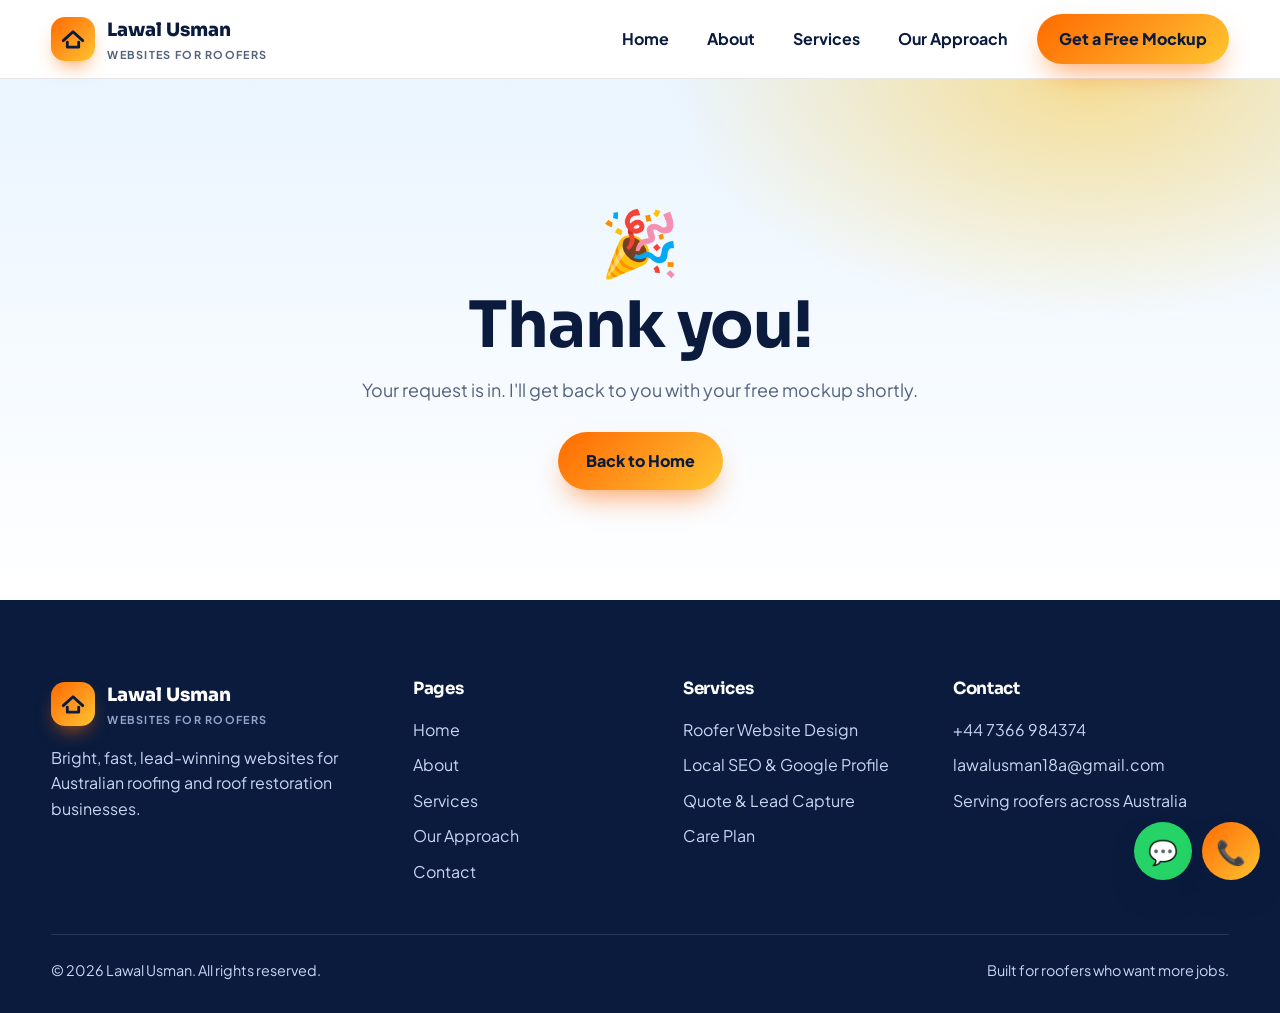
<file: thanks.html>
<!DOCTYPE html>
<html lang="en">
<head>
<meta charset="utf-8">
<meta name="viewport" content="width=device-width,initial-scale=1">
<title>Thank you | Lawal Usman</title>
<meta name="description" content="Your request was sent.">
<meta property="og:title" content="Thank you | Lawal Usman">
<meta property="og:description" content="Your request was sent.">
<meta property="og:type" content="website">
<meta name="theme-color" content="#FF6B00">
<link rel="icon" href="data:image/svg+xml,%3Csvg xmlns='http://www.w3.org/2000/svg' viewBox='0 0 64 64'%3E%3Crect width='64' height='64' rx='16' fill='%23FF6B00'/%3E%3Cpath d='M8 36 32 14l24 22' fill='none' stroke='%230A1B3D' stroke-width='7' stroke-linecap='round' stroke-linejoin='round'/%3E%3Cpath d='M18 40v12h28V40' fill='none' stroke='%230A1B3D' stroke-width='7' stroke-linecap='round' stroke-linejoin='round'/%3E%3C/svg%3E">
<link rel="preconnect" href="https://fonts.googleapis.com">
<link rel="preconnect" href="https://fonts.gstatic.com" crossorigin>
<link href="https://fonts.googleapis.com/css2?family=Plus+Jakarta+Sans:wght@500;600;700;800&family=Sora:wght@700;800&display=swap" rel="stylesheet">
<link rel="stylesheet" href="style.css">
</head>
<body>
<header class="site"><div class="container nav">
  <a class="logo" href="index.html" aria-label="Lawal Usman home"><span class="mark"><svg width="26" height="26" viewBox="0 0 64 64" fill="none" stroke="#0A1B3D" stroke-width="7" stroke-linecap="round" stroke-linejoin="round"><path d="M8 36 32 14l24 22"/><path d="M18 40v12h28V40"/></svg></span><span>Lawal Usman<small>Websites for Roofers</small></span></a>
  <nav class="menu" aria-label="Main"><a class="l" href="index.html">Home</a><a class="l" href="about.html">About</a><a class="l" href="services.html">Services</a><a class="l" href="approach.html">Our Approach</a><a class="btn btn-primary" style="margin-left:8px;padding:12px 22px" href="contact.html">Get a Free Mockup</a></nav>
  <button class="burger" aria-label="Menu" aria-expanded="false"><span></span><span></span><span></span></button>
</div></header>

<main><section class="page-hero" style="padding:110px 0"><div class="container"><div style="font-size:4rem">&#127881;</div><h1 class="rv">Thank you!</h1><p class="rv d1">Your request is in. I'll get back to you with your free mockup shortly.</p><p style="margin-top:28px"><a class="btn btn-primary" href="index.html">Back to Home</a></p></div></section></main>
<footer class="site"><div class="container">
  <div class="fgrid">
    <div><a class="logo" href="index.html"><span class="mark"><svg width="26" height="26" viewBox="0 0 64 64" fill="none" stroke="#0A1B3D" stroke-width="7" stroke-linecap="round" stroke-linejoin="round"><path d="M8 36 32 14l24 22"/><path d="M18 40v12h28V40"/></svg></span><span>Lawal Usman<small>Websites for Roofers</small></span></a>
    <p>Bright, fast, lead-winning websites for Australian roofing and roof restoration businesses.</p></div>
    <div><h4>Pages</h4><ul><li><a href="index.html">Home</a></li><li><a href="about.html">About</a></li><li><a href="services.html">Services</a></li><li><a href="approach.html">Our Approach</a></li><li><a href="contact.html">Contact</a></li></ul></div>
    <div><h4>Services</h4><ul><li><a href="services.html">Roofer Website Design</a></li><li><a href="services.html">Local SEO &amp; Google Profile</a></li><li><a href="services.html">Quote &amp; Lead Capture</a></li><li><a href="services.html">Care Plan</a></li></ul></div>
    <div><h4>Contact</h4><ul><li><a href="tel:+447366984374">+44 7366 984374</a></li><li><a href="mailto:lawalusman18a@gmail.com">lawalusman18a@gmail.com</a></li><li>Serving roofers across Australia</li></ul></div>
  </div>
  <div class="fbot"><span>&copy; <span id="yr">2026</span> Lawal Usman. All rights reserved.</span><span>Built for roofers who want more jobs.</span></div>
</div></footer>
<div class="fab"><a class="wa" href="https://wa.me/447366984374" aria-label="WhatsApp" target="_blank" rel="noopener">&#128172;</a><a class="ph" href="tel:+447366984374" aria-label="Call">&#128222;</a></div>
<script src="script.js"></script>
</body>
</html>
</file>
<file: style.css>
/* Lawal Usman — Websites for Roofers */
:root{
  --navy:#0A1B3D; --navy2:#13306B; --orange:#FF6B00; --orange2:#FF9A1F; --sun:#FFC62E;
  --sky:#E6F3FF; --cream:#FFF6E6; --ink:#14213D; --muted:#55627E; --white:#fff;
  --line:rgba(10,27,61,.10); --r:24px;
  --shadow:0 20px 50px -20px rgba(10,27,61,.35);
  --grad:linear-gradient(135deg,#FF6B00 0%,#FF9A1F 55%,#FFC62E 100%);
}
*{box-sizing:border-box;margin:0;padding:0}
html{scroll-behavior:smooth}
body{font-family:'Plus Jakarta Sans',system-ui,sans-serif;color:var(--ink);background:#fff;line-height:1.6;overflow-x:hidden;-webkit-font-smoothing:antialiased}
h1,h2,h3,h4{font-family:'Sora','Plus Jakarta Sans',sans-serif;line-height:1.1;letter-spacing:-.02em;color:var(--navy)}
a{color:inherit;text-decoration:none}
img,svg{max-width:100%;display:block}
.container{width:min(1180px,92%);margin-inline:auto}
section{padding:96px 0}
.eyebrow{display:inline-flex;align-items:center;gap:8px;font-weight:800;font-size:.8rem;letter-spacing:.14em;text-transform:uppercase;color:var(--orange);margin-bottom:14px}
.eyebrow::before{content:"";width:28px;height:4px;border-radius:4px;background:var(--grad)}
h2.title{font-size:clamp(2rem,4.2vw,3.2rem);margin-bottom:16px}
.lead{font-size:1.12rem;color:var(--muted);max-width:640px}
.center{text-align:center}.center .lead{margin-inline:auto}.center .eyebrow{justify-content:center}

/* buttons */
.btn{display:inline-flex;align-items:center;gap:10px;font-weight:800;font-size:1rem;padding:16px 28px;border-radius:999px;border:0;cursor:pointer;transition:.25s;font-family:inherit}
.btn-primary{background:var(--grad);color:var(--navy);box-shadow:0 14px 30px -10px rgba(255,107,0,.7)}
.btn-primary:hover{transform:translateY(-3px);box-shadow:0 20px 36px -10px rgba(255,107,0,.85)}
.btn-dark{background:var(--navy);color:#fff}.btn-dark:hover{transform:translateY(-3px);background:var(--navy2)}
.btn-ghost{background:#fff;color:var(--navy);border:2px solid var(--navy)}.btn-ghost:hover{background:var(--navy);color:#fff;transform:translateY(-3px)}
.btn .ar{display:grid;place-items:center;width:28px;height:28px;border-radius:50%;background:var(--navy);color:#fff;font-size:.9rem}

/* header */
header.site{position:sticky;top:0;z-index:50;background:rgba(255,255,255,.88);backdrop-filter:blur(14px);border-bottom:1px solid var(--line)}
.nav{display:flex;align-items:center;justify-content:space-between;height:78px}
.logo{display:flex;align-items:center;gap:12px;font-family:'Sora',sans-serif;font-weight:800;font-size:1.15rem;color:var(--navy)}
.logo .mark{width:44px;height:44px;border-radius:14px;background:var(--grad);display:grid;place-items:center;box-shadow:0 10px 20px -8px rgba(255,107,0,.8)}
.logo small{display:block;font-family:'Plus Jakarta Sans';font-weight:700;font-size:.68rem;letter-spacing:.12em;text-transform:uppercase;color:var(--muted);margin-top:2px}
.menu{display:flex;align-items:center;gap:6px}
.menu a.l{font-weight:700;padding:10px 16px;border-radius:999px;color:var(--navy);transition:.2s}
.menu a.l:hover{background:var(--sky)}
.menu a.l.on{background:var(--navy);color:#fff}
.burger{display:none;background:var(--navy);border:0;width:46px;height:46px;border-radius:14px;cursor:pointer}
.burger span{display:block;width:20px;height:2.5px;background:#fff;margin:4px auto;border-radius:2px;transition:.25s}

/* hero */
.hero{position:relative;padding:70px 0 100px;background:
  radial-gradient(900px 500px at 90% -10%,rgba(255,198,46,.55),transparent 60%),
  radial-gradient(700px 500px at -10% 30%,rgba(110,190,255,.45),transparent 60%),
  linear-gradient(180deg,#F2FAFF 0%,#fff 100%);overflow:hidden}
.hero-grid{display:grid;grid-template-columns:1.05fr .95fr;gap:50px;align-items:center}
.pill{display:inline-flex;align-items:center;gap:10px;background:#fff;border:1px solid var(--line);padding:8px 16px 8px 8px;border-radius:999px;font-weight:700;font-size:.88rem;box-shadow:0 8px 20px -12px rgba(10,27,61,.4);margin-bottom:22px}
.pill b{background:var(--grad);color:var(--navy);padding:4px 12px;border-radius:999px;font-size:.78rem}
.hero h1{font-size:clamp(2.5rem,5.6vw,4.6rem);margin-bottom:22px}
.hl{position:relative;color:var(--orange);white-space:nowrap}
.hl svg{position:absolute;left:0;bottom:-10px;width:100%;height:14px}
.hero p.lead{margin-bottom:34px}
.cta-row{display:flex;flex-wrap:wrap;gap:14px;align-items:center}
.mini-proof{display:flex;flex-wrap:wrap;gap:22px;margin-top:34px;font-weight:700;font-size:.92rem;color:var(--navy)}
.mini-proof span{display:flex;align-items:center;gap:8px}
.mini-proof i{display:grid;place-items:center;width:22px;height:22px;border-radius:50%;background:#1FB66B;color:#fff;font-style:normal;font-size:.75rem}
.art{position:relative}
.art .blob{position:absolute;inset:6% 2% 0 2%;background:var(--grad);border-radius:46% 54% 50% 50%/55% 45% 55% 45%;opacity:.95;animation:morph 9s ease-in-out infinite alternate}
@keyframes morph{to{border-radius:58% 42% 46% 54%/45% 58% 42% 55%;transform:rotate(4deg)}}
.art svg.scene{position:relative;width:100%;height:auto;filter:drop-shadow(0 30px 40px rgba(10,27,61,.25))}
.float{position:absolute;background:#fff;border-radius:18px;padding:12px 16px;box-shadow:var(--shadow);font-weight:800;font-size:.86rem;display:flex;align-items:center;gap:10px;animation:bob 4.5s ease-in-out infinite}
.float em{font-style:normal;display:grid;place-items:center;width:34px;height:34px;border-radius:11px;background:var(--sky);font-size:1.05rem}
.float small{display:block;font-weight:600;color:var(--muted);font-size:.74rem}
.f1{top:6%;left:-4%}.f2{top:44%;right:-4%;animation-delay:1.2s}.f3{bottom:6%;left:2%;animation-delay:2.2s}
@keyframes bob{50%{transform:translateY(-12px)}}

/* ticker */
.ticker{background:var(--navy);color:#fff;padding:20px 0;overflow:hidden;white-space:nowrap}
.ticker .track{display:inline-flex;gap:48px;animation:slide 28s linear infinite;font-family:'Sora';font-weight:700;font-size:1.05rem}
.ticker span::after{content:"✦";color:var(--sun);margin-left:48px}
@keyframes slide{to{transform:translateX(-50%)}}

/* cards */
.grid{display:grid;gap:24px}
.g2{grid-template-columns:repeat(2,1fr)}.g3{grid-template-columns:repeat(3,1fr)}.g4{grid-template-columns:repeat(4,1fr)}
.card{background:#fff;border:1px solid var(--line);border-radius:var(--r);padding:32px;transition:.3s;position:relative}
.card:hover{transform:translateY(-8px);box-shadow:var(--shadow);border-color:transparent}
.ico{width:62px;height:62px;border-radius:20px;display:grid;place-items:center;font-size:1.7rem;background:var(--grad);margin-bottom:22px;box-shadow:0 14px 24px -12px rgba(255,107,0,.8)}
.card h3{font-size:1.3rem;margin-bottom:10px}
.card p{color:var(--muted)}
.bgsky{background:var(--sky)}.bgcream{background:var(--cream)}
.checks{list-style:none;margin-top:16px;display:grid;gap:10px}
.checks li{display:flex;gap:10px;font-weight:600;font-size:.96rem}
.checks li::before{content:"✓";flex:none;display:grid;place-items:center;width:22px;height:22px;border-radius:50%;background:#1FB66B;color:#fff;font-size:.72rem;margin-top:2px}

/* stat band */
.stat{display:grid;grid-template-columns:auto 1fr;gap:34px;align-items:center;background:var(--navy);color:#fff;border-radius:34px;padding:44px 52px;position:relative;overflow:hidden}
.stat::after{content:"";position:absolute;right:-80px;top:-80px;width:300px;height:300px;border-radius:50%;background:var(--grad);opacity:.25}
.stat .big{font-family:'Sora';font-size:clamp(3.6rem,8vw,6rem);font-weight:800;background:var(--grad);-webkit-background-clip:text;background-clip:text;color:transparent;line-height:1}
.stat h3{color:#fff;font-size:1.6rem;margin-bottom:8px}.stat p{color:#C9D6F2}
.stat small{display:block;margin-top:10px;color:#8FA3CC}

/* showcase */
.show{display:grid;grid-template-columns:.9fr 1.1fr;gap:56px;align-items:center}
.browser{background:#fff;border-radius:22px;box-shadow:0 40px 70px -30px rgba(10,27,61,.55);border:1px solid var(--line);overflow:hidden;transform:perspective(1400px) rotateY(-6deg) rotateX(2deg);transition:.5s}
.browser:hover{transform:none}
.bar{display:flex;gap:7px;align-items:center;padding:14px 18px;background:#EEF3FA}
.bar i{width:12px;height:12px;border-radius:50%;background:#FF6159}.bar i:nth-child(2){background:#FFBD2E}.bar i:nth-child(3){background:#27C93F}
.bar span{margin-left:12px;background:#fff;border-radius:999px;padding:5px 16px;font-size:.76rem;color:var(--muted);font-weight:600;flex:1}
.mock{padding:0}
.mock-nav{display:flex;justify-content:space-between;align-items:center;padding:16px 24px;background:#0A1B3D;color:#fff;font-weight:800;font-size:.9rem}
.mock-nav b{color:var(--sun)}
.mock-nav span.cta{background:var(--grad);color:var(--navy);padding:8px 16px;border-radius:999px;font-size:.78rem}
.mock-hero{padding:34px 24px 30px;background:linear-gradient(135deg,#13306B,#0A1B3D);color:#fff;position:relative;overflow:hidden}
.mock-hero::after{content:"";position:absolute;right:-40px;bottom:-60px;width:220px;height:220px;background:var(--grad);border-radius:50%;opacity:.9}
.mock-hero h4{color:#fff;font-size:1.65rem;max-width:260px;margin-bottom:12px;position:relative;z-index:1}
.mock-hero p{color:#C9D6F2;font-size:.85rem;max-width:260px;margin-bottom:18px;position:relative;z-index:1}
.mock-hero .b{display:inline-block;background:var(--grad);color:var(--navy);font-weight:800;font-size:.8rem;padding:10px 18px;border-radius:999px;position:relative;z-index:1}
.mock-row{display:grid;grid-template-columns:repeat(3,1fr);gap:10px;padding:18px 24px 24px;background:#fff}
.mock-row div{background:var(--sky);border-radius:14px;padding:14px 10px;text-align:center;font-weight:800;font-size:.76rem;color:var(--navy)}
.mock-row div i{display:block;font-style:normal;font-size:1.3rem;margin-bottom:4px}
.tag{display:inline-block;margin-top:14px;font-size:.8rem;font-weight:700;color:var(--muted)}

/* steps */
.steps{display:grid;grid-template-columns:repeat(4,1fr);gap:22px;counter-reset:s}
.step{background:#fff;border-radius:var(--r);padding:30px 26px;border:1px solid var(--line);position:relative;counter-increment:s}
.step::before{content:"0" counter(s);font-family:'Sora';font-weight:800;font-size:3rem;background:var(--grad);-webkit-background-clip:text;background-clip:text;color:transparent;line-height:1;display:block;margin-bottom:14px}
.step h3{font-size:1.2rem;margin-bottom:8px}.step p{color:var(--muted);font-size:.96rem}

/* pricing */
.price{background:#fff;border-radius:30px;padding:40px 34px;border:2px solid var(--line);position:relative;display:flex;flex-direction:column}
.price.hot{background:var(--navy);color:#fff;border-color:var(--navy);transform:scale(1.03);box-shadow:0 40px 70px -30px rgba(10,27,61,.7)}
.price.hot h3,.price.hot .amt{color:#fff}.price.hot p,.price.hot .checks li{color:#DCE6FA}
.price .ribbon{position:absolute;top:-16px;right:28px;background:var(--grad);color:var(--navy);font-weight:800;font-size:.78rem;padding:8px 16px;border-radius:999px}
.price h3{font-size:1.4rem}
.amt{font-family:'Sora';font-size:3rem;font-weight:800;color:var(--navy);margin:14px 0 4px}
.amt small{font-size:1rem;font-weight:700;color:var(--muted)}
.price.hot .amt small{color:#9FB3DE}
.price .btn{margin-top:auto;justify-content:center}
.price .checks{margin:20px 0 28px}
.note{margin-top:26px;font-size:.92rem;color:var(--muted)}

/* faq */
.faq{max-width:860px;margin:44px auto 0;display:grid;gap:14px}
details{background:#fff;border:1px solid var(--line);border-radius:20px;padding:6px 26px;transition:.25s}
details[open]{box-shadow:var(--shadow);border-color:transparent}
summary{cursor:pointer;list-style:none;font-weight:800;font-size:1.06rem;padding:18px 0;display:flex;justify-content:space-between;gap:16px;color:var(--navy)}
summary::-webkit-details-marker{display:none}
summary::after{content:"+";flex:none;display:grid;place-items:center;width:32px;height:32px;border-radius:50%;background:var(--grad);font-size:1.3rem;transition:.25s}
details[open] summary::after{transform:rotate(45deg)}
details p{color:var(--muted);padding-bottom:20px}

/* CTA band */
.cta-band{background:var(--grad);border-radius:40px;padding:64px 56px;display:grid;grid-template-columns:1.3fr .7fr;gap:30px;align-items:center;position:relative;overflow:hidden}
.cta-band::before{content:"";position:absolute;left:-60px;bottom:-90px;width:300px;height:300px;border-radius:50%;background:rgba(255,255,255,.28)}
.cta-band h2{font-size:clamp(1.9rem,3.8vw,3rem);color:var(--navy);position:relative}
.cta-band p{color:#3A2A00;font-weight:600;margin-top:10px;position:relative}
.cta-band .btns{display:flex;flex-direction:column;gap:12px;position:relative}
.cta-band .btn{justify-content:center}

/* page hero */
.page-hero{padding:76px 0 70px;background:radial-gradient(700px 400px at 85% 0,rgba(255,198,46,.5),transparent 60%),linear-gradient(180deg,#EAF5FF,#fff);text-align:center}
.page-hero h1{font-size:clamp(2.3rem,5vw,4rem);margin-bottom:14px}
.page-hero p{max-width:640px;margin-inline:auto;color:var(--muted);font-size:1.12rem}
.crumbs{font-weight:700;font-size:.85rem;color:var(--muted);margin-bottom:16px}.crumbs b{color:var(--orange)}

/* about */
.about{display:grid;grid-template-columns:.85fr 1.15fr;gap:60px;align-items:center}
.photo{position:relative;max-width:460px;margin-inline:auto}
.photo::before{content:"";position:absolute;inset:18px -18px -18px 18px;border-radius:36px;background:var(--grad)}
.photo .frame{position:relative;border-radius:36px;overflow:hidden;aspect-ratio:4/5;background:var(--navy);display:grid;place-items:center;box-shadow:var(--shadow)}
.photo .frame img{width:100%;height:100%;object-fit:cover;position:absolute;inset:0}
.photo .ini{font-family:'Sora';font-weight:800;font-size:6rem;color:var(--sun)}
.badge{position:absolute;left:-22px;bottom:34px;background:#fff;border-radius:18px;padding:14px 18px;box-shadow:var(--shadow);font-weight:800;z-index:2;font-size:.92rem}
.badge small{display:block;font-weight:600;color:var(--muted);font-size:.76rem}
.about h2{margin-bottom:16px}.about p{color:var(--muted);margin-bottom:14px}
.chips{display:flex;flex-wrap:wrap;gap:10px;margin-top:20px}
.chips span{background:var(--sky);color:var(--navy);font-weight:700;font-size:.9rem;padding:9px 18px;border-radius:999px}

/* contact */
.contact{display:grid;grid-template-columns:.9fr 1.1fr;gap:48px;align-items:start}
.cinfo{display:grid;gap:18px;margin-top:30px}
.crow{display:flex;gap:16px;align-items:center;background:#fff;border:1px solid var(--line);border-radius:20px;padding:18px 20px;transition:.25s}
.crow:hover{transform:translateX(6px);box-shadow:var(--shadow)}
.crow .ico{margin:0;width:54px;height:54px;border-radius:16px;font-size:1.4rem;flex:none}
.crow b{display:block;font-family:'Sora';color:var(--navy)}.crow span{color:var(--muted);font-weight:600;word-break:break-all}
.form{background:#fff;border-radius:32px;padding:40px;box-shadow:var(--shadow);border:1px solid var(--line)}
.form h3{font-size:1.7rem;margin-bottom:6px}.form>p{color:var(--muted);margin-bottom:24px}
.f2c{display:grid;grid-template-columns:1fr 1fr;gap:16px}
.fld{margin-bottom:16px}
.fld label{display:block;font-weight:800;font-size:.86rem;margin-bottom:7px;color:var(--navy)}
.fld input,.fld select,.fld textarea{width:100%;font-family:inherit;font-size:1rem;padding:15px 18px;border-radius:16px;border:2px solid var(--line);background:#F7FAFF;color:var(--ink);transition:.2s}
.fld input:focus,.fld select:focus,.fld textarea:focus{outline:0;border-color:var(--orange);background:#fff;box-shadow:0 0 0 5px rgba(255,107,0,.15)}
.fld textarea{min-height:130px;resize:vertical}
.form .btn{width:100%;justify-content:center}
.hp{position:absolute;left:-9999px}

/* footer */
footer.site{background:var(--navy);color:#C9D6F2;padding:80px 0 30px;margin-top:0}
.fgrid{display:grid;grid-template-columns:1.4fr 1fr 1fr 1.2fr;gap:40px}
footer .logo{color:#fff}footer .logo small{color:#8FA3CC}
footer h4{color:#fff;font-size:1.05rem;margin-bottom:18px}
footer ul{list-style:none;display:grid;gap:10px}footer a:hover{color:var(--sun)}
footer p{margin-top:16px;max-width:320px}
.fbot{border-top:1px solid rgba(255,255,255,.12);margin-top:50px;padding-top:24px;display:flex;justify-content:space-between;flex-wrap:wrap;gap:12px;font-size:.9rem}

/* floating call button */
.fab{position:fixed;right:20px;bottom:20px;z-index:60;display:flex;gap:10px}
.fab a{display:grid;place-items:center;width:58px;height:58px;border-radius:50%;font-size:1.5rem;box-shadow:0 16px 30px -10px rgba(10,27,61,.6);transition:.25s}
.fab a:hover{transform:scale(1.1)}
.fab .wa{background:#25D366}.fab .ph{background:var(--grad)}

/* reveal */
.rv{opacity:0;transform:translateY(34px);transition:opacity .8s ease,transform .8s ease}
.rv.in{opacity:1;transform:none}
.d1{transition-delay:.1s}.d2{transition-delay:.2s}.d3{transition-delay:.3s}

/* responsive */
@media(max-width:980px){
  section{padding:70px 0}
  .hero-grid,.show,.about,.contact,.cta-band,.stat{grid-template-columns:1fr}
  .g3,.g4,.steps{grid-template-columns:repeat(2,1fr)}
  .fgrid{grid-template-columns:1fr 1fr}
  .art{max-width:560px;margin-inline:auto}
  .browser{transform:none}
  .price.hot{transform:none}
  .burger{display:block}
  .menu{position:fixed;inset:78px 0 auto 0;background:#fff;flex-direction:column;align-items:stretch;padding:20px 5%;gap:6px;border-bottom:1px solid var(--line);box-shadow:0 30px 40px -20px rgba(10,27,61,.3);transform:translateY(-130%);transition:.35s;z-index:-1}
  .menu.open{transform:none}
  .menu a.l{padding:14px 18px}
  .cta-band{padding:44px 30px}
}
@media(max-width:620px){
  .g2,.g3,.g4,.steps,.f2c,.fgrid{grid-template-columns:1fr}
  .hero{padding:44px 0 70px}
  .f1{left:0}.f2{right:0}
  .form{padding:28px 22px}
  .stat{padding:32px 26px}
  .hl{white-space:normal}
}
@media(prefers-reduced-motion:reduce){*{animation:none!important;transition:none!important}.rv{opacity:1;transform:none}}
</file>
